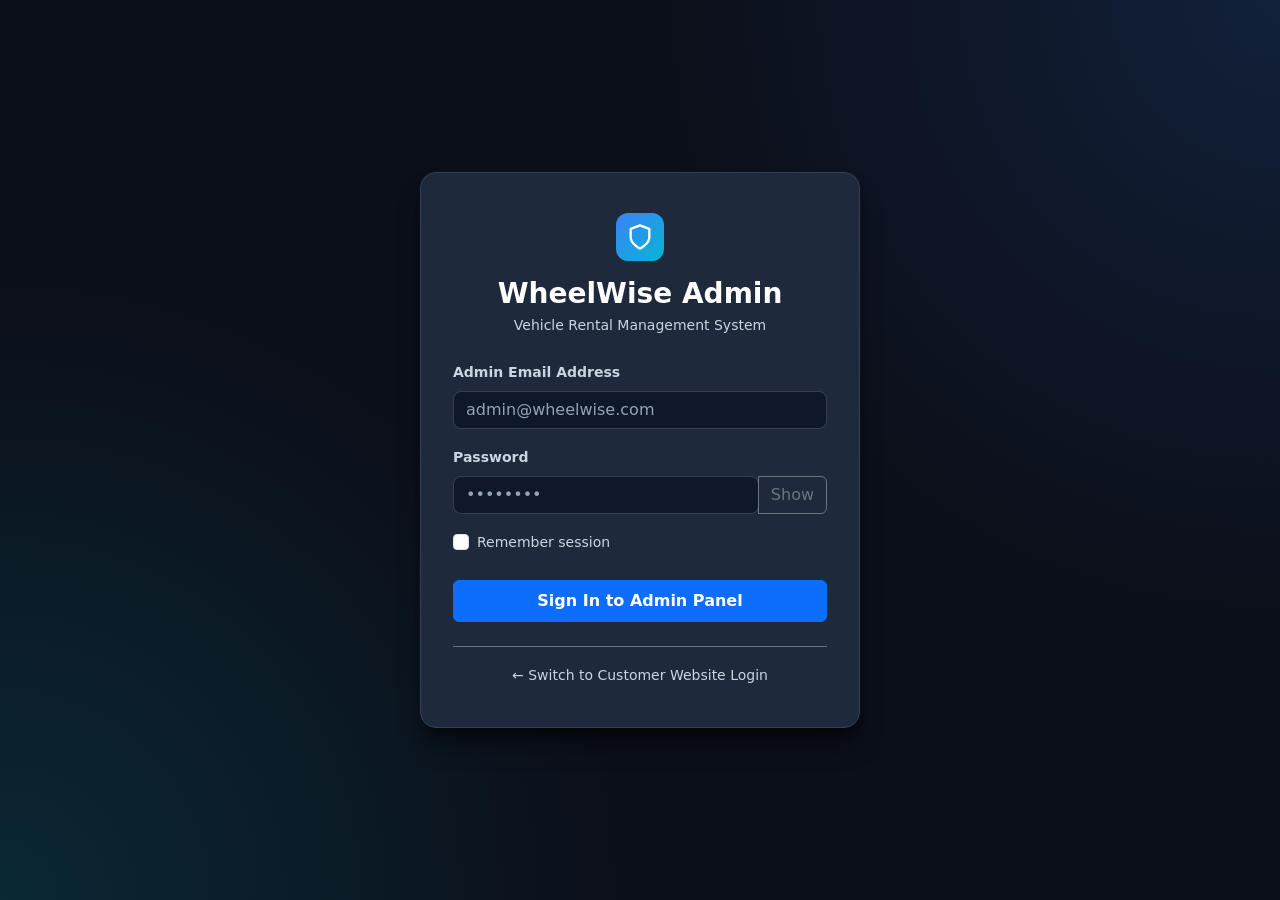
<file: admin-dashboard.html>
<!DOCTYPE html>
<html lang="en">
<head>
    <meta charset="UTF-8">
    <meta name="viewport" content="width=device-width, initial-scale=1.0">
    <title>Admin Dashboard — WheelWise Vehicle Rental</title>
    <meta name="description" content="Administrator Dashboard for managing customers, vehicles, and bookings in WheelWise.">
    <!-- Bootstrap 5 CSS -->
    <link href="https://cdn.jsdelivr.net/npm/bootstrap@5.3.3/dist/css/bootstrap.min.css" rel="stylesheet">
    <!-- Custom Admin Styles -->
    <link href="css/admin.css" rel="stylesheet">
</head>
<body class="admin-body">

    <div class="admin-layout" id="adminDashboardView">
        <!-- Sidebar Navigation -->
        <aside class="admin-sidebar" id="adminSidebar">
            <div class="admin-sidebar-header">
                <div class="admin-brand-icon mb-0" style="width: 36px; height: 36px;">
                    <svg viewBox="0 0 24 24" fill="none" stroke="currentColor" stroke-width="2">
                        <path d="M12 22s8-4 8-10V5l-8-3-8 3v7c0 6 8 10 8 10z"/>
                    </svg>
                </div>
                <a href="#" class="admin-sidebar-brand">WheelWise Admin</a>
            </div>

            <nav class="admin-sidebar-nav">
                <a href="#" class="admin-nav-item active" data-tab="dashboard">
                    <svg viewBox="0 0 24 24" fill="none" stroke="currentColor" stroke-width="2"><rect x="3" y="3" width="7" height="7"/><rect x="14" y="3" width="7" height="7"/><rect x="14" y="14" width="7" height="7"/><rect x="3" y="14" width="7" height="7"/></svg>
                    Dashboard Overview
                </a>
                <a href="#" class="admin-nav-item" data-tab="customers">
                    <svg viewBox="0 0 24 24" fill="none" stroke="currentColor" stroke-width="2"><path d="M17 21v-2a4 4 0 0 0-4-4H5a4 4 0 0 0-4 4v2"/><circle cx="9" cy="7" r="4"/><path d="M23 21v-2a4 4 0 0 0-3-3.87"/><path d="M16 3.13a4 4 0 0 1 0 7.75"/></svg>
                    Customers
                </a>
                <a href="#" class="admin-nav-item" data-tab="vehicles">
                    <svg viewBox="0 0 24 24" fill="none" stroke="currentColor" stroke-width="2"><rect x="1" y="3" width="15" height="13"/><polygon points="16 8 20 8 23 11 23 16 16 16 16 8"/><circle cx="5.5" cy="18.5" r="2.5"/><circle cx="18.5" cy="18.5" r="2.5"/></svg>
                    Vehicles Catalogue
                </a>
                <a href="#" class="admin-nav-item" data-tab="bookings">
                    <svg viewBox="0 0 24 24" fill="none" stroke="currentColor" stroke-width="2"><rect x="3" y="4" width="18" height="18" rx="2" ry="2"/><line x1="16" y1="2" x2="16" y2="6"/><line x1="8" y1="2" x2="8" y2="6"/><line x1="3" y1="10" x2="21" y2="10"/></svg>
                    Bookings Management
                </a>
            </nav>

            <div class="admin-sidebar-footer">
                <button type="button" class="btn btn-outline-danger w-100 btn-sm" id="btnAdminLogout">
                    Sign Out Administrator
                </button>
            </div>
        </aside>

        <!-- Main Content Area -->
        <main class="admin-main">
            <!-- Topbar Header -->
            <div class="admin-topbar">
                <div>
                    <h4 class="fw-bold text-white mb-0">System Control Center</h4>
                    <small class="text-muted">Real-time Vehicle Rental Operations</small>
                </div>
                <div class="d-flex align-items-center gap-3">
                    <span class="text-muted small">Logged in as: <strong class="text-info" id="adminUserDisplayName">Administrator</strong></span>
                    <a href="home.html" target="_blank" class="btn btn-outline-light btn-sm">View Customer Site &nearr;</a>
                </div>
            </div>

            <!-- TAB 1: DASHBOARD OVERVIEW -->
            <div id="tab-dashboard" class="admin-tab-content">
                <!-- Summary Metrics Cards Grid -->
                <div class="row g-3 mb-4">
                    <div class="col-12 col-sm-6 col-xl-3">
                        <div class="metric-card">
                            <div class="metric-header">
                                <span class="metric-title">Total Customers</span>
                                <div class="metric-icon-box">&sharp;</div>
                            </div>
                            <div class="metric-value" id="statCustomers">0</div>
                            <div class="metric-sub">Registered accounts</div>
                        </div>
                    </div>
                    <div class="col-12 col-sm-6 col-xl-3">
                        <div class="metric-card">
                            <div class="metric-header">
                                <span class="metric-title">Total Vehicles</span>
                                <div class="metric-icon-box">&boxbox;</div>
                            </div>
                            <div class="metric-value" id="statVehicles">0</div>
                            <div class="metric-sub"><span id="statAvailableVehicles" class="text-success fw-bold">0</span> available for rent</div>
                        </div>
                    </div>
                    <div class="col-12 col-sm-6 col-xl-3">
                        <div class="metric-card">
                            <div class="metric-header">
                                <span class="metric-title">Total Bookings</span>
                                <div class="metric-icon-box">&check;</div>
                            </div>
                            <div class="metric-value" id="statBookings">0</div>
                            <div class="metric-sub"><span id="statActiveBookings" class="text-info fw-bold">0</span> active bookings</div>
                        </div>
                    </div>
                    <div class="col-12 col-sm-6 col-xl-3">
                        <div class="metric-card">
                            <div class="metric-header">
                                <span class="metric-title">Total Revenue</span>
                                <div class="metric-icon-box">&dollar;</div>
                            </div>
                            <div class="metric-value" id="statRevenue">₹0</div>
                            <div class="metric-sub">Gross booking revenue</div>
                        </div>
                    </div>
                </div>

                <!-- Secondary Stats Row -->
                <div class="row g-3">
                    <div class="col-12 col-md-4">
                        <div class="admin-card p-3">
                            <h6 class="text-muted uppercase small font-monospace">ACTIVE BOOKINGS</h6>
                            <h3 class="text-info fw-bold mb-0" id="statActiveBookings2">0</h3>
                            <small class="text-muted">Currently confirmed rentals</small>
                        </div>
                    </div>
                    <div class="col-12 col-md-4">
                        <div class="admin-card p-3">
                            <h6 class="text-muted uppercase small font-monospace">COMPLETED BOOKINGS</h6>
                            <h3 class="text-success fw-bold mb-0" id="statCompletedBookings">0</h3>
                            <small class="text-muted">Successfully returned vehicles</small>
                        </div>
                    </div>
                    <div class="col-12 col-md-4">
                        <div class="admin-card p-3">
                            <h6 class="text-muted uppercase small font-monospace">CANCELLED BOOKINGS</h6>
                            <h3 class="text-danger fw-bold mb-0" id="statCancelledBookings">0</h3>
                            <small class="text-muted">Cancelled rental orders</small>
                        </div>
                    </div>
                </div>
            </div>

            <!-- TAB 2: CUSTOMERS MANAGEMENT -->
            <div id="tab-customers" class="admin-tab-content d-none">
                <div class="admin-card">
                    <div class="admin-card-header">
                        <h5 class="admin-card-title">Customer Accounts</h5>
                        <div class="d-flex gap-2">
                            <input type="text" id="cusSearchInput" class="form-control form-control-sm admin-form-control" placeholder="Search by name, email, phone...">
                            <select id="cusStatusFilter" class="form-select form-select-sm admin-form-select" style="width: 140px;">
                                <option value="all">All Status</option>
                                <option value="active">Active</option>
                                <option value="inactive">Inactive</option>
                            </select>
                        </div>
                    </div>
                    <div class="table-responsive">
                        <table class="table admin-table align-middle">
                            <thead>
                                <tr>
                                    <th>Customer</th>
                                    <th>Email</th>
                                    <th>Phone</th>
                                    <th>Status</th>
                                    <th>Bookings</th>
                                    <th>Actions</th>
                                </tr>
                            </thead>
                            <tbody id="customersTableBody">
                                <tr><td colspan="6" class="text-center py-4 text-muted">Loading customers...</td></tr>
                            </tbody>
                        </table>
                    </div>
                </div>
            </div>

            <!-- TAB 3: VEHICLES MANAGEMENT -->
            <div id="tab-vehicles" class="admin-tab-content d-none">
                <div class="admin-card">
                    <div class="admin-card-header">
                        <h5 class="admin-card-title">Fleet Vehicles Management</h5>
                        <div class="d-flex gap-2 flex-wrap">
                            <input type="text" id="vehSearchInput" class="form-control form-control-sm admin-form-control" placeholder="Search vehicle name/location...">
                            <select id="vehTypeFilter" class="form-select form-select-sm admin-form-select" style="width: 130px;">
                                <option value="all">All Types</option>
                                <option value="Sedan">Sedan</option>
                                <option value="SUV">SUV</option>
                                <option value="Hatchback">Hatchback</option>
                                <option value="Luxury">Luxury</option>
                                <option value="MPV">MPV</option>
                                <option value="EV">EV</option>
                            </select>
                            <select id="vehAvailFilter" class="form-select form-select-sm admin-form-select" style="width: 140px;">
                                <option value="all">All Availability</option>
                                <option value="available">Available</option>
                                <option value="unavailable">Unavailable</option>
                            </select>
                            <button type="button" class="btn btn-primary btn-sm" data-bs-toggle="modal" data-bs-target="#addVehicleModal">+ Add New Vehicle</button>
                        </div>
                    </div>
                    <div class="table-responsive">
                        <table class="table admin-table align-middle">
                            <thead>
                                <tr>
                                    <th>Vehicle Name</th>
                                    <th>Type</th>
                                    <th>Location</th>
                                    <th>Price / Day</th>
                                    <th>Specs</th>
                                    <th>Status</th>
                                    <th>Actions</th>
                                </tr>
                            </thead>
                            <tbody id="vehiclesTableBody">
                                <tr><td colspan="7" class="text-center py-4 text-muted">Loading vehicles catalogue...</td></tr>
                            </tbody>
                        </table>
                    </div>
                </div>
            </div>

            <!-- TAB 4: BOOKINGS MANAGEMENT -->
            <div id="tab-bookings" class="admin-tab-content d-none">
                <div class="admin-card">
                    <div class="admin-card-header">
                        <h5 class="admin-card-title">All Customer Bookings</h5>
                        <div class="d-flex gap-2">
                            <input type="text" id="bkSearchInput" class="form-control form-control-sm admin-form-control" placeholder="Search Booking ID, Customer, Vehicle...">
                            <select id="bkStatusFilter" class="form-select form-select-sm admin-form-select" style="width: 150px;">
                                <option value="all">All Statuses</option>
                                <option value="Confirmed">Confirmed</option>
                                <option value="Completed">Completed</option>
                                <option value="Cancelled">Cancelled</option>
                            </select>
                        </div>
                    </div>
                    <div class="table-responsive">
                        <table class="table admin-table align-middle">
                            <thead>
                                <tr>
                                    <th>Booking ID</th>
                                    <th>Customer</th>
                                    <th>Vehicle</th>
                                    <th>Rental Period</th>
                                    <th>Total Price</th>
                                    <th>Status</th>
                                    <th>Update Status</th>
                                </tr>
                            </thead>
                            <tbody id="bookingsTableBody">
                                <tr><td colspan="7" class="text-center py-4 text-muted">Loading bookings...</td></tr>
                            </tbody>
                        </table>
                    </div>
                </div>
            </div>
        </main>
    </div>

    <!-- MODALS -->

    <!-- Modal: Customer History -->
    <div class="modal fade" id="customerHistoryModal" tabindex="-1">
        <div class="modal-dialog modal-dialog-centered">
            <div class="modal-content admin-modal">
                <div class="modal-header admin-modal-header">
                    <h5 class="modal-title">Customer Booking History</h5>
                    <button type="button" class="btn-close btn-close-white" data-bs-dismiss="modal"></button>
                </div>
                <div class="modal-body">
                    <div class="mb-3">
                        <h6 id="modalCusName" class="fw-bold text-white mb-1">Customer Name</h6>
                        <small class="text-muted"><span id="modalCusEmail"></span> &middot; <span id="modalCusPhone"></span></small>
                    </div>
                    <div id="modalCusBookingList">
                        <!-- Populated dynamically -->
                    </div>
                </div>
            </div>
        </div>
    </div>

    <!-- Modal: Edit Customer -->
    <div class="modal fade" id="editCustomerModal" tabindex="-1">
        <div class="modal-dialog modal-dialog-centered">
            <div class="modal-content admin-modal">
                <div class="modal-header admin-modal-header">
                    <h5 class="modal-title">Edit Customer Account</h5>
                    <button type="button" class="btn-close btn-close-white" data-bs-dismiss="modal"></button>
                </div>
                <form id="editCustomerForm">
                    <div class="modal-body">
                        <input type="hidden" id="editCusId">
                        <div class="mb-3">
                            <label class="form-label text-muted small">Full Name</label>
                            <input type="text" id="editCusName" class="form-control admin-form-control" required>
                        </div>
                        <div class="mb-3">
                            <label class="form-label text-muted small">Email Address (Read-only)</label>
                            <input type="email" id="editCusEmail" class="form-control admin-form-control" readonly>
                        </div>
                        <div class="mb-3">
                            <label class="form-label text-muted small">Phone Number</label>
                            <input type="text" id="editCusPhone" class="form-control admin-form-control" required>
                        </div>
                        <div class="mb-3">
                            <label class="form-label text-muted small">Account Status</label>
                            <select id="editCusStatus" class="form-select admin-form-select">
                                <option value="active">Active</option>
                                <option value="inactive">Inactive</option>
                            </select>
                        </div>
                    </div>
                    <div class="modal-footer admin-modal-footer">
                        <button type="button" class="btn btn-secondary" data-bs-dismiss="modal">Cancel</button>
                        <button type="submit" class="btn btn-primary">Save Customer Changes</button>
                    </div>
                </form>
            </div>
        </div>
    </div>

    <!-- Modal: Add Vehicle -->
    <div class="modal fade" id="addVehicleModal" tabindex="-1">
        <div class="modal-dialog modal-lg modal-dialog-centered">
            <div class="modal-content admin-modal">
                <div class="modal-header admin-modal-header">
                    <h5 class="modal-title">Add New Vehicle to Fleet</h5>
                    <button type="button" class="btn-close btn-close-white" data-bs-dismiss="modal"></button>
                </div>
                <form id="addVehicleForm">
                    <div class="modal-body">
                        <div class="row g-3">
                            <div class="col-md-6">
                                <label class="form-label text-muted small">Vehicle Name</label>
                                <input type="text" id="addVehName" class="form-control admin-form-control" placeholder="e.g. Toyota Camry" required>
                            </div>
                            <div class="col-md-6">
                                <label class="form-label text-muted small">Vehicle Type</label>
                                <select id="addVehType" class="form-select admin-form-select" required>
                                    <option value="Sedan">Sedan</option>
                                    <option value="SUV">SUV</option>
                                    <option value="Hatchback">Hatchback</option>
                                    <option value="Luxury">Luxury</option>
                                    <option value="MPV">MPV</option>
                                    <option value="EV">EV</option>
                                </select>
                            </div>
                            <div class="col-md-4">
                                <label class="form-label text-muted small">Price / Day (₹)</label>
                                <input type="number" id="addVehPrice" class="form-control admin-form-control" min="1" step="0.01" placeholder="3500" required>
                            </div>
                            <div class="col-md-4">
                                <label class="form-label text-muted small">Seats</label>
                                <input type="number" id="addVehSeats" class="form-control admin-form-control" value="5" min="1" required>
                            </div>
                            <div class="col-md-4">
                                <label class="form-label text-muted small">Transmission</label>
                                <select id="addVehTrans" class="form-select admin-form-select">
                                    <option value="Automatic">Automatic</option>
                                    <option value="Manual">Manual</option>
                                </select>
                            </div>
                            <div class="col-md-4">
                                <label class="form-label text-muted small">Fuel Type</label>
                                <select id="addVehFuel" class="form-select admin-form-select">
                                    <option value="Petrol">Petrol</option>
                                    <option value="Diesel">Diesel</option>
                                    <option value="Electric">Electric</option>
                                    <option value="Hybrid">Hybrid</option>
                                </select>
                            </div>
                            <div class="col-md-4">
                                <label class="form-label text-muted small">Location</label>
                                <input type="text" id="addVehLoc" class="form-control admin-form-control" placeholder="Downtown" required>
                            </div>
                            <div class="col-md-4">
                                <label class="form-label text-muted small">Availability</label>
                                <select id="addVehAvail" class="form-select admin-form-select">
                                    <option value="true">Available</option>
                                    <option value="false">Unavailable</option>
                                </select>
                            </div>
                            <div class="col-12">
                                <label class="form-label text-muted small">Image Path</label>
                                <input type="text" id="addVehImg" class="form-control admin-form-control" placeholder="images/vehicles/camry.jpg">
                            </div>
                            <div class="col-12">
                                <label class="form-label text-muted small">Description</label>
                                <textarea id="addVehDesc" class="form-control admin-form-control" rows="2" placeholder="Vehicle description..."></textarea>
                            </div>
                            <div class="col-12">
                                <label class="form-label text-muted small">Features (comma separated)</label>
                                <input type="text" id="addVehFeatures" class="form-control admin-form-control" placeholder="Automatic transmission, Cruise Control, 360 Camera">
                            </div>
                        </div>
                    </div>
                    <div class="modal-footer admin-modal-footer">
                        <button type="button" class="btn btn-secondary" data-bs-dismiss="modal">Cancel</button>
                        <button type="submit" class="btn btn-primary">Add Vehicle to Catalogue</button>
                    </div>
                </form>
            </div>
        </div>
    </div>

    <!-- Modal: Edit Vehicle -->
    <div class="modal fade" id="editVehicleModal" tabindex="-1">
        <div class="modal-dialog modal-lg modal-dialog-centered">
            <div class="modal-content admin-modal">
                <div class="modal-header admin-modal-header">
                    <h5 class="modal-title">Edit Vehicle Specifications & Availability</h5>
                    <button type="button" class="btn-close btn-close-white" data-bs-dismiss="modal"></button>
                </div>
                <form id="editVehicleForm">
                    <div class="modal-body">
                        <input type="hidden" id="editVehId">
                        <div class="row g-3">
                            <div class="col-md-6">
                                <label class="form-label text-muted small">Vehicle Name</label>
                                <input type="text" id="editVehName" class="form-control admin-form-control" required>
                            </div>
                            <div class="col-md-6">
                                <label class="form-label text-muted small">Vehicle Type</label>
                                <select id="editVehType" class="form-select admin-form-select" required>
                                    <option value="Sedan">Sedan</option>
                                    <option value="SUV">SUV</option>
                                    <option value="Hatchback">Hatchback</option>
                                    <option value="Luxury">Luxury</option>
                                    <option value="MPV">MPV</option>
                                    <option value="EV">EV</option>
                                </select>
                            </div>
                            <div class="col-md-4">
                                <label class="form-label text-muted small">Price / Day (₹)</label>
                                <input type="number" id="editVehPrice" class="form-control admin-form-control" min="1" step="0.01" required>
                            </div>
                            <div class="col-md-4">
                                <label class="form-label text-muted small">Seats</label>
                                <input type="number" id="editVehSeats" class="form-control admin-form-control" min="1" required>
                            </div>
                            <div class="col-md-4">
                                <label class="form-label text-muted small">Transmission</label>
                                <select id="editVehTrans" class="form-select admin-form-select">
                                    <option value="Automatic">Automatic</option>
                                    <option value="Manual">Manual</option>
                                </select>
                            </div>
                            <div class="col-md-4">
                                <label class="form-label text-muted small">Fuel Type</label>
                                <select id="editVehFuel" class="form-select admin-form-select">
                                    <option value="Petrol">Petrol</option>
                                    <option value="Diesel">Diesel</option>
                                    <option value="Electric">Electric</option>
                                    <option value="Hybrid">Hybrid</option>
                                </select>
                            </div>
                            <div class="col-md-4">
                                <label class="form-label text-muted small">Location</label>
                                <input type="text" id="editVehLoc" class="form-control admin-form-control" required>
                            </div>
                            <div class="col-md-4">
                                <label class="form-label text-muted small">Availability</label>
                                <select id="editVehAvail" class="form-select admin-form-select">
                                    <option value="true">Available</option>
                                    <option value="false">Unavailable</option>
                                </select>
                            </div>
                            <div class="col-12">
                                <label class="form-label text-muted small">Image Path</label>
                                <input type="text" id="editVehImg" class="form-control admin-form-control">
                            </div>
                            <div class="col-12">
                                <label class="form-label text-muted small">Description</label>
                                <textarea id="editVehDesc" class="form-control admin-form-control" rows="2"></textarea>
                            </div>
                            <div class="col-12">
                                <label class="form-label text-muted small">Features (comma separated)</label>
                                <input type="text" id="editVehFeatures" class="form-control admin-form-control">
                            </div>
                        </div>
                    </div>
                    <div class="modal-footer admin-modal-footer">
                        <button type="button" class="btn btn-secondary" data-bs-dismiss="modal">Cancel</button>
                        <button type="submit" class="btn btn-primary">Save Vehicle Changes</button>
                    </div>
                </form>
            </div>
        </div>
    </div>

    <!-- jQuery & Bootstrap Bundle JS -->
    <script src="https://code.jquery.com/jquery-3.7.1.min.js"></script>
    <script src="https://cdn.jsdelivr.net/npm/bootstrap@5.3.3/dist/js/bootstrap.bundle.min.js"></script>
    <!-- Admin Logic -->
    <script src="js/admin.js"></script>
</body>
</html>
</file>
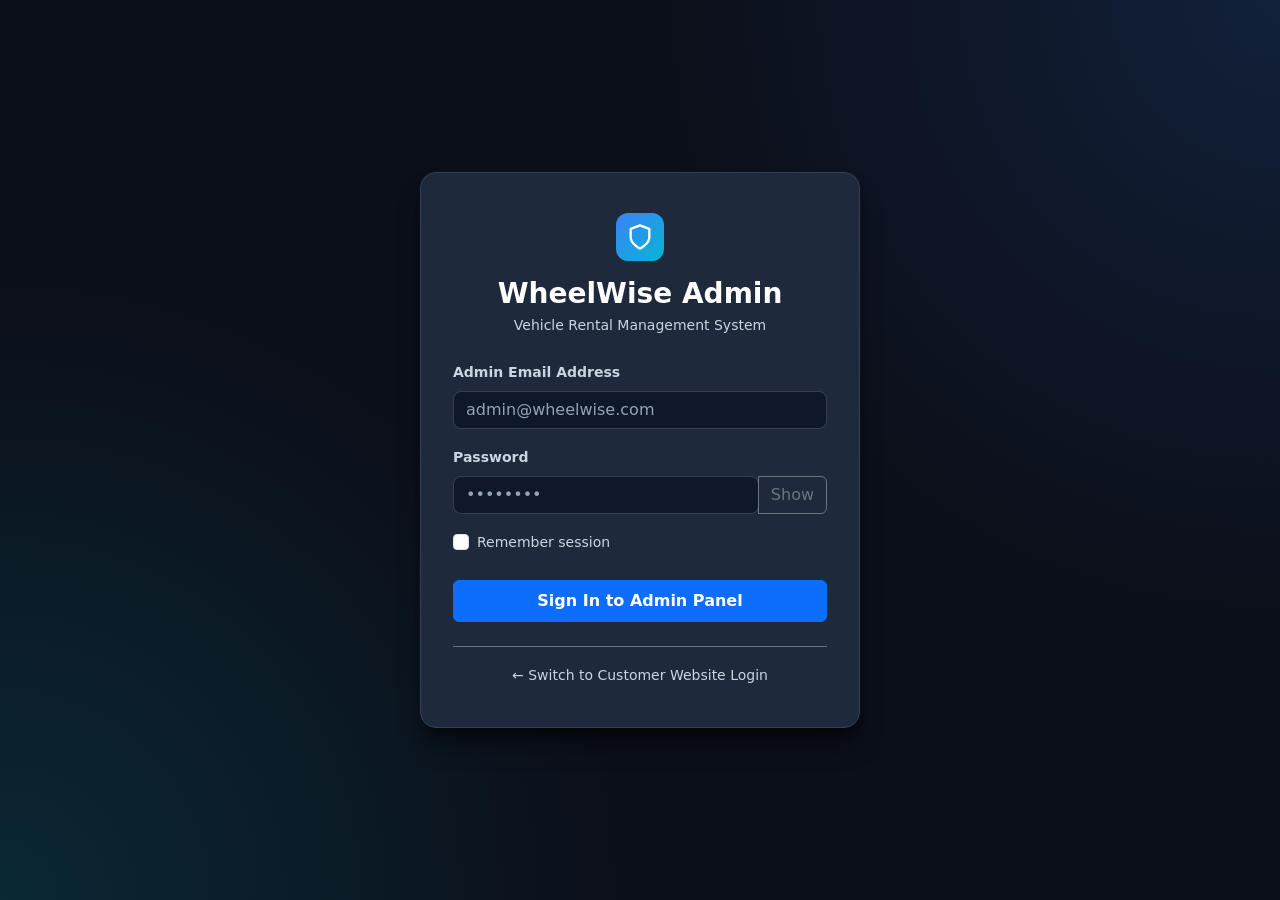
<file: admin-login.html>
<!DOCTYPE html>
<html lang="en">
<head>
    <meta charset="UTF-8">
    <meta name="viewport" content="width=device-width, initial-scale=1.0">
    <title>Admin Portal Login — WheelWise</title>
    <meta name="description" content="Secure Administrator Sign-In portal for WheelWise Vehicle Rental Management.">
    <!-- Bootstrap 5 CSS -->
    <link href="https://cdn.jsdelivr.net/npm/bootstrap@5.3.3/dist/css/bootstrap.min.css" rel="stylesheet">
    <!-- Custom Admin Styles -->
    <link href="css/admin.css" rel="stylesheet">
</head>
<body class="admin-body">

    <div class="admin-login-wrapper">
        <div class="admin-login-card">
            <div class="text-center">
                <div class="admin-brand-icon">
                    <svg viewBox="0 0 24 24" fill="none" stroke="currentColor" stroke-width="2" stroke-linecap="round" stroke-linejoin="round">
                        <path d="M12 22s8-4 8-10V5l-8-3-8 3v7c0 6 8 10 8 10z"/>
                    </svg>
                </div>
                <h3 class="fw-bold text-white mb-1">WheelWise Admin</h3>
                <p class="text-muted small mb-4">Vehicle Rental Management System</p>
            </div>

            <!-- Login Alert -->
            <div id="adminLoginAlert" class="alert alert-danger d-none py-2 px-3 small mb-3" role="alert"></div>

            <form id="adminLoginForm" novalidate>
                <div class="mb-3">
                    <label for="adminEmail" class="form-label text-muted small fw-semibold">Admin Email Address</label>
                    <input type="email" id="adminEmail" class="form-control admin-form-control" placeholder="admin@wheelwise.com" required autocomplete="username">
                    <div class="invalid-feedback">Please enter a valid administrator email address.</div>
                </div>

                <div class="mb-3">
                    <label for="adminPassword" class="form-label text-muted small fw-semibold">Password</label>
                    <div class="input-group">
                        <input type="password" id="adminPassword" class="form-control admin-form-control" placeholder="••••••••" required autocomplete="current-password">
                        <button class="btn btn-outline-secondary" type="button" id="toggleAdminPassword">
                            Show
                        </button>
                    </div>
                    <div class="invalid-feedback">Password is required.</div>
                </div>

                <div class="d-flex justify-content-between align-items-center mb-4">
                    <div class="form-check">
                        <input class="form-check-input" type="checkbox" id="rememberAdmin">
                        <label class="form-check-label text-muted small" for="rememberAdmin">
                            Remember session
                        </label>
                    </div>
                </div>

                <button type="submit" id="btnAdminLogin" class="btn btn-primary w-100 py-2 fw-semibold">
                    Sign In to Admin Panel
                </button>
            </form>

            <div class="text-center mt-4 pt-3 border-top border-secondary">
                <a href="login.html" class="text-muted small text-decoration-none">
                    &larr; Switch to Customer Website Login
                </a>
            </div>
        </div>
    </div>

    <!-- jQuery & Bootstrap Bundle JS -->
    <script src="https://code.jquery.com/jquery-3.7.1.min.js"></script>
    <script src="https://cdn.jsdelivr.net/npm/bootstrap@5.3.3/dist/js/bootstrap.bundle.min.js"></script>
    <!-- Admin Logic -->
    <script src="js/admin.js"></script>
</body>
</html>
</file>
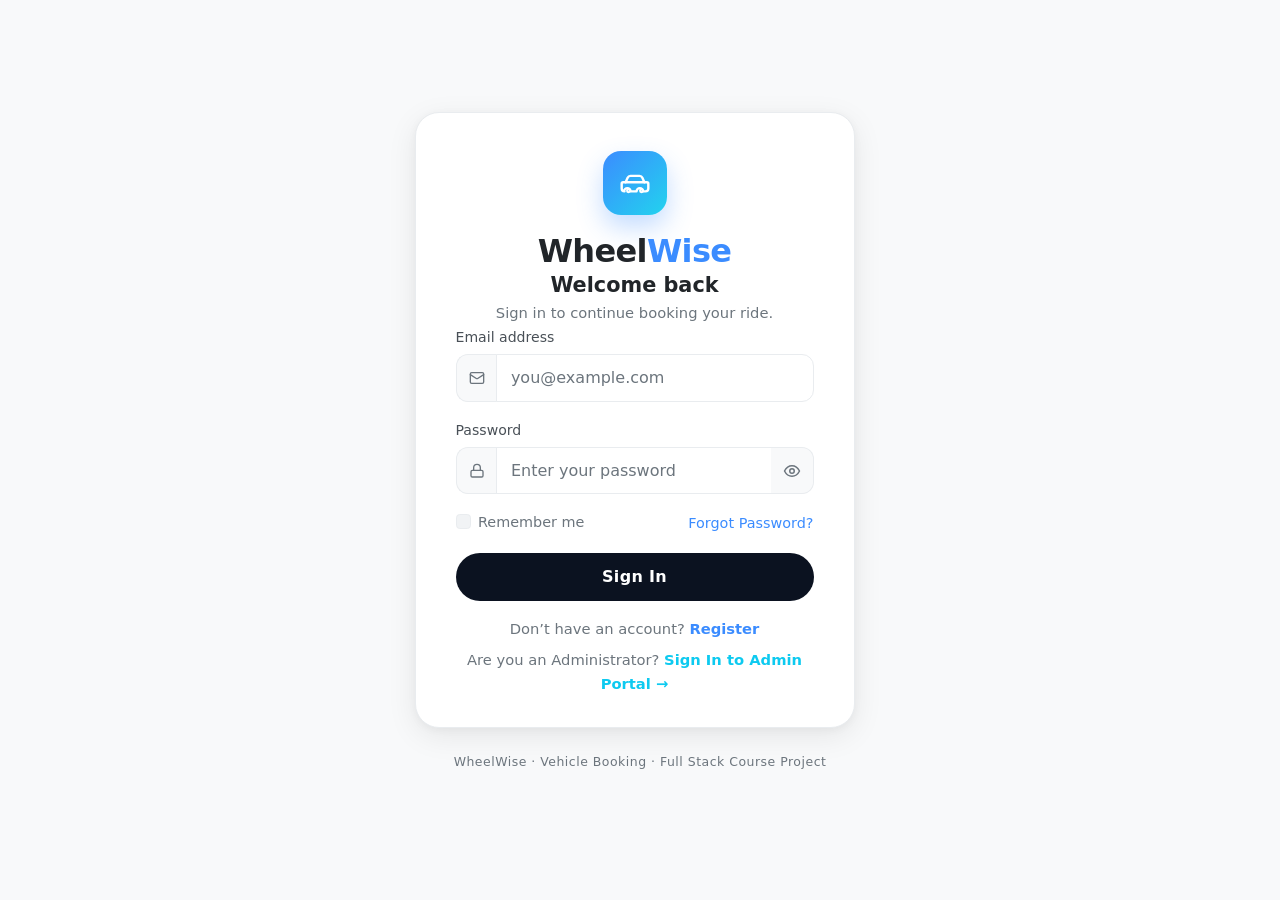
<file: login.html>
<!DOCTYPE html>
<html lang="en">
<head>
    <meta charset="UTF-8">
    <meta name="viewport" content="width=device-width, initial-scale=1.0">
    <title>Login | WheelWise — Vehicle Booking</title>

    <!-- Bootstrap 5 CSS (CDN) -->
    <link href="https://cdn.jsdelivr.net/npm/bootstrap@5.3.3/dist/css/bootstrap.min.css" rel="stylesheet">

    <!-- Custom CSS -->
    <link rel="stylesheet" href="css/style.css">
</head>
<body class="auth-page">

    <!-- =============================================
         LOGIN SCREEN
         Valid + submitted → home.html
         ============================================= -->
    <section id="login" class="auth-screen d-flex align-items-center justify-content-center">
        <div class="container">
            <div class="row justify-content-center">
                <div class="col-12 col-sm-10 col-md-8 col-lg-6 col-xl-5">

                    <!-- Auth card -->
                    <div class="auth-card">

                        <!-- Branding -->
                        <div class="auth-brand text-center">
                            <div class="auth-logo d-inline-flex align-items-center justify-content-center">
                                <svg viewBox="0 0 24 24" fill="none" xmlns="http://www.w3.org/2000/svg" role="img" aria-label="WheelWise car logo">
                                    <path d="M5.4 11.5 6.8 8.3a2.2 2.2 0 0 1 2-1.3h6.4a2.2 2.2 0 0 1 2 1.3l1.4 3.2"
                                          stroke="#fff" stroke-width="1.7" stroke-linecap="round" stroke-linejoin="round"/>
                                    <path d="M3.6 11.5h16.8a1 1 0 0 1 1 1v3.4a2 2 0 0 1-2 2h-1.7a2.3 2.3 0 0 0-4.6 0h-4.2a2.3 2.3 0 0 0-4.6 0H4.6a2 2 0 0 1-2-2v-3.4a1 1 0 0 1 1-1z"
                                          stroke="#fff" stroke-width="1.7" stroke-linejoin="round"/>
                                    <circle cx="7.4" cy="17.4" r="1.05" stroke="#fff" stroke-width="1.4"/>
                                    <circle cx="16.6" cy="17.4" r="1.05" stroke="#fff" stroke-width="1.4"/>
                                </svg>
                            </div>
                            <h1 class="auth-title">Wheel<span class="text-accent">Wise</span></h1>
                            <h2 class="auth-welcome">Welcome back</h2>
                            <p class="auth-subtext mb-0">Sign in to continue booking your ride.</p>
                        </div>

                        <!-- Login form -->
                        <form id="loginForm" novalidate>

                            <!-- Email -->
                            <div class="mb-3" id="emailGroup">
                                <label class="form-label" for="loginEmail">Email address</label>
                                <div class="input-group">
                                    <span class="input-group-text">
                                        <svg width="16" height="16" viewBox="0 0 24 24" fill="none" stroke="currentColor"
                                             stroke-width="2" stroke-linecap="round" stroke-linejoin="round" aria-hidden="true">
                                            <rect x="2" y="4" width="20" height="16" rx="2"/>
                                            <path d="m22 7-8.97 5.7a1.94 1.94 0 0 1-2.06 0L2 7"/>
                                        </svg>
                                    </span>
                                    <input type="email" class="form-control" id="loginEmail" name="email"
                                           placeholder="you@example.com" autocomplete="email">
                                </div>
                                <div class="invalid-feedback" id="emailError"></div>
                            </div>

                            <!-- Password -->
                            <div class="mb-3" id="passwordGroup">
                                <label class="form-label" for="loginPassword">Password</label>
                                <div class="input-group">
                                    <span class="input-group-text">
                                        <svg width="16" height="16" viewBox="0 0 24 24" fill="none" stroke="currentColor"
                                             stroke-width="2" stroke-linecap="round" stroke-linejoin="round" aria-hidden="true">
                                            <rect x="3" y="11" width="18" height="10" rx="2"/>
                                            <path d="M7 11V7a5 5 0 0 1 10 0v4"/>
                                        </svg>
                                    </span>
                                    <input type="password" class="form-control" id="loginPassword" name="password"
                                           placeholder="Enter your password" autocomplete="current-password">
                                    <button type="button" class="btn btn-toggle-pw" id="togglePassword"
                                            aria-label="Show or hide password" title="Show / hide password">
                                        <svg id="iconEyeShow" width="18" height="18" viewBox="0 0 24 24" fill="none"
                                             stroke="currentColor" stroke-width="2" stroke-linecap="round" stroke-linejoin="round" aria-hidden="true">
                                            <path d="M2 12s3.5-7 10-7 10 7 10 7-3.5 7-10 7-10-7-10-7Z"/>
                                            <circle cx="12" cy="12" r="3"/>
                                        </svg>
                                        <svg id="iconEyeHide" width="18" height="18" viewBox="0 0 24 24" fill="none"
                                             stroke="currentColor" stroke-width="2" stroke-linecap="round" stroke-linejoin="round"
                                             aria-hidden="true" style="display:none">
                                            <path d="M9.88 9.88a3 3 0 1 0 4.24 4.24"/>
                                            <path d="M10.73 5.08A10.43 10.43 0 0 1 12 5c7 0 10 7 10 7a13.16 13.16 0 0 1-1.67 2.68"/>
                                            <path d="M6.61 6.61A13.526 13.526 0 0 0 2 12s3 7 10 7a9.74 9.74 0 0 0 5.39-1.61"/>
                                            <line x1="2" x2="22" y1="2" y2="22"/>
                                        </svg>
                                    </button>
                                </div>
                                <div class="invalid-feedback" id="passwordError"></div>
                            </div>

                            <!-- Remember me + Forgot password -->
                            <div class="d-flex justify-content-between align-items-center mb-3 auth-tools">
                                <div class="form-check">
                                    <input class="form-check-input" type="checkbox" id="rememberMe">
                                    <label class="form-check-label" for="rememberMe">Remember me</label>
                                </div>
                                <a href="#" id="forgotLink" class="link-forgot">Forgot Password?</a>
                            </div>

                            <!-- Info alert (forgot password) -->
                            <div class="alert alert-info auth-alert py-2 d-none" id="forgotAlert" role="alert">
                                Password reset is coming in a later milestone — no worries!
                            </div>

                            <!-- Login button -->
                            <button type="submit" class="btn btn-login w-100" id="btnLogin">Sign In</button>

                            <!-- Register switch -->
                            <p class="auth-switch text-center mt-3 mb-0">
                                Don&rsquo;t have an account?
                                <a href="register.html" class="auth-link">Register</a>
                            </p>
                            <p class="auth-switch text-center mt-2 mb-0">
                                Are you an Administrator?
                                <a href="admin-login.html" class="auth-link text-info">Sign In to Admin Portal &rarr;</a>
                            </p>
                        </form>

                    </div>

                    <!-- Footer -->
                    <p class="auth-foot text-center mt-4">
                        WheelWise &middot; Vehicle Booking &middot; Full Stack Course Project
                    </p>

                </div>
            </div>
        </div>
    </section>

    <!-- jQuery (CDN) -->
    <script src="https://code.jquery.com/jquery-3.7.1.min.js"></script>
    <!-- Bootstrap JS bundle (CDN) -->
    <script src="https://cdn.jsdelivr.net/npm/bootstrap@5.3.3/dist/js/bootstrap.bundle.min.js"></script>
    <!-- Auth logic -->
    <script src="js/auth.js"></script>

</body>
</html>
</file>
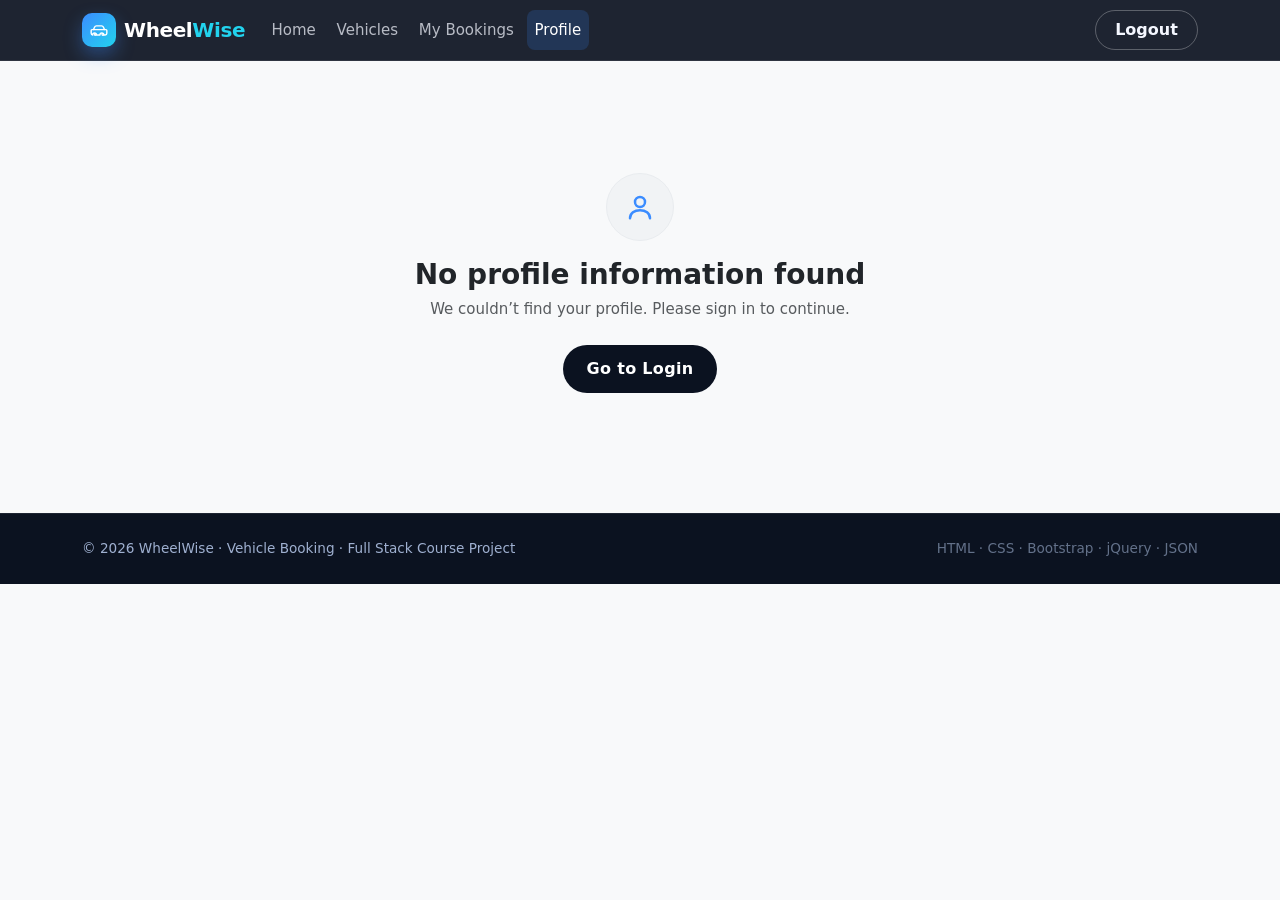
<file: profile.html>
<!DOCTYPE html>
<html lang="en">
<head>
    <meta charset="UTF-8">
    <meta name="viewport" content="width=device-width, initial-scale=1.0">
    <title>My Profile | WheelWise — Vehicle Booking</title>

    <!-- Bootstrap 5 CSS (CDN) -->
    <link href="https://cdn.jsdelivr.net/npm/bootstrap@5.3.3/dist/css/bootstrap.min.css" rel="stylesheet">

    <!-- Custom CSS -->
    <link rel="stylesheet" href="css/style.css">
</head>
<body class="home-page">

    <!-- =============================================
         NAVBAR
         ============================================= -->
    <nav class="navbar navbar-expand-lg home-navbar sticky-top">
        <div class="container">
            <a class="navbar-brand d-flex align-items-center" href="home.html">
                <span class="brand-badge d-inline-flex align-items-center justify-content-center me-2">
                    <svg viewBox="0 0 24 24" fill="none" xmlns="http://www.w3.org/2000/svg" aria-hidden="true">
                        <path d="M5.4 11.5 6.8 8.3a2.2 2.2 0 0 1 2-1.3h6.4a2.2 2.2 0 0 1 2 1.3l1.4 3.2"
                              stroke="#fff" stroke-width="1.7" stroke-linecap="round" stroke-linejoin="round"/>
                        <path d="M3.6 11.5h16.8a1 1 0 0 1 1 1v3.4a2 2 0 0 1-2 2h-1.7a2.3 2.3 0 0 0-4.6 0h-4.2a2.3 2.3 0 0 0-4.6 0H4.6a2 2 0 0 1-2-2v-3.4a1 1 0 0 1 1-1z"
                              stroke="#fff" stroke-width="1.7" stroke-linejoin="round"/>
                        <circle cx="7.4" cy="17.4" r="1.05" stroke="#fff" stroke-width="1.4"/>
                        <circle cx="16.6" cy="17.4" r="1.05" stroke="#fff" stroke-width="1.4"/>
                    </svg>
                </span>
                Wheel<span class="text-accent">Wise</span>
            </a>

            <button class="navbar-toggler" type="button" data-bs-toggle="collapse"
                    data-bs-target="#navMenu" aria-controls="navMenu" aria-expanded="false"
                    aria-label="Toggle navigation">
                <span class="navbar-toggler-icon"></span>
            </button>

            <div class="collapse navbar-collapse" id="navMenu">
                <ul class="navbar-nav me-auto mb-2 mb-lg-0">
                    <li class="nav-item"><a class="nav-link" href="home.html">Home</a></li>
                    <li class="nav-item"><a class="nav-link" href="vehicles.html">Vehicles</a></li>
                    <li class="nav-item"><a class="nav-link" href="my-bookings.html">My Bookings</a></li>
                    <li class="nav-item"><a class="nav-link active" aria-current="page" href="profile.html">Profile</a></li>
                </ul>
                <button type="button" class="btn btn-logout" id="btnLogout">Logout</button>
            </div>
        </div>
    </nav>

    <main class="container section-pad">

        <!-- =============================================
             PROFILE CONTENT (shown when ww_user exists)
             ============================================= -->
        <div id="profileContent" class="d-none">

            <!-- Heading -->
            <div class="d-flex flex-wrap justify-content-between align-items-center gap-2 mb-4">
                <div>
                    <h1 class="section-title">My Profile</h1>
                    <p class="section-sub">View and manage your account information.</p>
                </div>
            </div>

            <!-- Success alert -->
            <div id="profileSuccessAlert" class="alert alert-success alert-dismissible fade d-none" role="alert">
                <strong>Profile updated successfully.</strong>
                <button type="button" class="btn-close" data-bs-dismiss="alert" aria-label="Close"></button>
            </div>

            <div class="row g-4">

                <!-- LEFT column: avatar + account actions -->
                <div class="col-lg-4">

                    <!-- Profile summary / avatar card -->
                    <div class="details-card mb-4 text-center">
                        <div class="profile-avatar mx-auto" id="profileAvatar">
                            <span id="avatarInitials">—</span>
                        </div>
                        <h2 class="profile-name mt-3 mb-0" id="avatarName">—</h2>
                        <p class="profile-role mb-1">WheelWise Member</p>
                        <p class="text-muted mb-0" id="avatarEmail">—</p>
                        <button type="button" class="btn btn-view mt-4" id="btnEditProfile">Edit Profile</button>
                    </div>

                    <!-- Account actions -->
                    <div class="details-card">
                        <h2 class="details-title">Account Actions</h2>
                        <div class="account-actions">
                            <a href="my-bookings.html" class="account-action">
                                <span class="account-action-icon">
                                    <svg viewBox="0 0 24 24" fill="none" stroke-width="2" stroke-linecap="round" stroke-linejoin="round" aria-hidden="true">
                                        <rect x="3" y="4" width="18" height="16" rx="2"/>
                                        <path d="M8 2v4 M16 2v4 M3 10h18"/>
                                    </svg>
                                </span>
                                <span class="account-action-text">
                                    <strong>My Bookings</strong>
                                    <small>Manage your vehicle bookings</small>
                                </span>
                                <span class="account-action-arrow">&rarr;</span>
                            </a>
                            <a href="vehicles.html" class="account-action">
                                <span class="account-action-icon">
                                    <svg viewBox="0 0 24 24" fill="none" stroke-width="2" stroke-linecap="round" stroke-linejoin="round" aria-hidden="true">
                                        <path d="M5 11 6.5 8a2 2 0 0 1 1.8-1.2h8.4A2 2 0 0 1 18.5 8L20 11"/>
                                        <rect x="3" y="11" width="18" height="6" rx="2"/>
                                        <circle cx="7" cy="17" r="1.3"/>
                                        <circle cx="17" cy="17" r="1.3"/>
                                    </svg>
                                </span>
                                <span class="account-action-text">
                                    <strong>Browse Vehicles</strong>
                                    <small>Explore the catalogue</small>
                                </span>
                                <span class="account-action-arrow">&rarr;</span>
                            </a>
                            <button type="button" class="account-action account-action-logout" id="btnAccountLogout">
                                <span class="account-action-icon">
                                    <svg viewBox="0 0 24 24" fill="none" stroke-width="2" stroke-linecap="round" stroke-linejoin="round" aria-hidden="true">
                                        <path d="M9 21H5a2 2 0 0 1-2-2V5a2 2 0 0 1 2-2h4"/>
                                        <path d="m16 17 5-5-5-5"/>
                                        <path d="M21 12H9"/>
                                    </svg>
                                </span>
                                <span class="account-action-text">
                                    <strong>Logout</strong>
                                    <small>Sign out of your account</small>
                                </span>
                                <span class="account-action-arrow">&rarr;</span>
                            </button>
                        </div>
                    </div>

                </div>

                <!-- RIGHT column: account information + change password -->
                <div class="col-lg-8">

                    <!-- Account Information card -->
                    <div class="details-card mb-4">
                        <h2 class="details-title">Account Information</h2>

                        <!-- Display mode -->
                        <div id="profileView">
                            <div class="spec-row">
                                <span class="spec-label">Full Name</span>
                                <span class="spec-value" id="pvName">—</span>
                            </div>
                            <div class="spec-row">
                                <span class="spec-label">Email</span>
                                <span class="spec-value" id="pvEmail">—</span>
                            </div>
                            <div class="spec-row">
                                <span class="spec-label">Phone</span>
                                <span class="spec-value" id="pvPhone">—</span>
                            </div>
                        </div>

                        <!-- Edit mode -->
                        <form id="profileEditForm" class="d-none" novalidate>
                            <div class="row g-3">
                                <div class="col-12">
                                    <div class="mb-3" id="editNameGroup">
                                        <label class="form-label" for="pfName">Full Name</label>
                                        <input type="text" class="form-control" id="pfName" placeholder="Your full name">
                                        <div class="invalid-feedback" id="pfNameError"></div>
                                    </div>
                                </div>
                                <div class="col-12">
                                    <div class="mb-3" id="editEmailGroup">
                                        <label class="form-label" for="pfEmail">Email</label>
                                        <input type="email" class="form-control" id="pfEmail" placeholder="you@example.com">
                                        <div class="invalid-feedback" id="pfEmailError"></div>
                                    </div>
                                </div>
                                <div class="col-12">
                                    <div class="mb-3" id="editPhoneGroup">
                                        <label class="form-label" for="pfPhone">Phone</label>
                                        <input type="tel" class="form-control" id="pfPhone" placeholder="+1 555 010 2030">
                                        <div class="invalid-feedback" id="pfPhoneError"></div>
                                    </div>
                                </div>
                            </div>
                            <div class="d-flex flex-wrap gap-2">
                                <button type="submit" class="btn btn-login" id="btnSaveProfile">Save Changes</button>
                                <button type="button" class="btn btn-outline-hero" id="btnCancelProfile">Cancel</button>
                            </div>
                        </form>
                    </div>

                    <!-- Change Password card -->
                    <div class="details-card">
                        <h2 class="details-title">Change Password</h2>

                        <!-- Friendly message when no password is stored (backend comes later) -->
                        <div id="passwordInfoAlert" class="alert alert-info d-none" role="alert">
                            Password management will be connected to the backend in a later milestone.
                            No password is currently stored for this account.
                        </div>

                        <!-- Password success alert -->
                        <div id="passwordSuccessAlert" class="alert alert-success fade d-none" role="alert">
                            <strong>Password updated successfully.</strong> (Demo only — no real authentication yet.)
                            <button type="button" class="btn-close" data-bs-dismiss="alert" aria-label="Close"></button>
                        </div>

                        <form id="passwordForm" class="d-none" novalidate>
                            <div class="row g-3">
                                <div class="col-12">
                                    <div class="mb-3" id="pwCurrentGroup">
                                        <label class="form-label" for="pwCurrent">Current Password</label>
                                        <div class="pw-field">
                                            <input type="password" class="form-control" id="pwCurrent" placeholder="Enter your current password">
                                            <button type="button" class="pw-toggle" id="btnToggleCurrent" aria-label="Show or hide current password">Show</button>
                                        </div>
                                        <div class="invalid-feedback" id="pwCurrentError"></div>
                                    </div>
                                </div>
                                <div class="col-12">
                                    <div class="mb-3" id="pwNewGroup">
                                        <label class="form-label" for="pwNew">New Password</label>
                                        <div class="pw-field">
                                            <input type="password" class="form-control" id="pwNew" placeholder="At least 6 characters">
                                            <button type="button" class="pw-toggle" id="btnToggleNew" aria-label="Show or hide new password">Show</button>
                                        </div>
                                        <div class="invalid-feedback" id="pwNewError"></div>
                                    </div>
                                </div>
                                <div class="col-12">
                                    <div class="mb-3" id="pwConfirmGroup">
                                        <label class="form-label" for="pwConfirm">Confirm New Password</label>
                                        <div class="pw-field">
                                            <input type="password" class="form-control" id="pwConfirm" placeholder="Re-enter the new password">
                                            <button type="button" class="pw-toggle" id="btnToggleConfirm" aria-label="Show or hide confirm password">Show</button>
                                        </div>
                                        <div class="invalid-feedback" id="pwConfirmError"></div>
                                    </div>
                                </div>
                            </div>
                            <button type="submit" class="btn btn-login" id="btnChangePassword">Change Password</button>
                        </form>
                    </div>

                </div>
            </div>
        </div>

        <!-- =============================================
             ERROR (no ww_user)
             ============================================= -->
        <div id="profileError" class="d-none text-center py-5">
            <div class="no-results">
                <div class="no-results-icon mx-auto mb-3">
                    <svg viewBox="0 0 24 24" fill="none" stroke-width="2" stroke-linecap="round" stroke-linejoin="round"
                         xmlns="http://www.w3.org/2000/svg" aria-hidden="true">
                        <circle cx="12" cy="8" r="4"/>
                        <path d="M4 21c0-4 3.6-6.5 8-6.5s8 2.5 8 6.5"/>
                    </svg>
                </div>
                <h3>No profile information found</h3>
                <p class="text-muted mb-4">We couldn&rsquo;t find your profile. Please sign in to continue.</p>
                <a href="login.html" class="btn btn-login">Go to Login</a>
            </div>
        </div>

    </main>

    <!-- =============================================
         FOOTER
         ============================================= -->
    <footer class="home-footer mt-2">
        <div class="container py-4 d-flex flex-wrap gap-2 justify-content-between align-items-center">
            <span>&copy; 2026 WheelWise &middot; Vehicle Booking &middot; Full Stack Course Project</span>
            <span class="footer-links">HTML &middot; CSS &middot; Bootstrap &middot; jQuery &middot; JSON</span>
        </div>
    </footer>

    <!-- jQuery (CDN) -->
    <script src="https://code.jquery.com/jquery-3.7.1.min.js"></script>
    <!-- Bootstrap JS bundle (CDN) -->
    <script src="https://cdn.jsdelivr.net/npm/bootstrap@5.3.3/dist/js/bootstrap.bundle.min.js"></script>
    <!-- Auth + profile logic -->
    <script src="js/auth.js"></script>

</body>
</html>
</file>
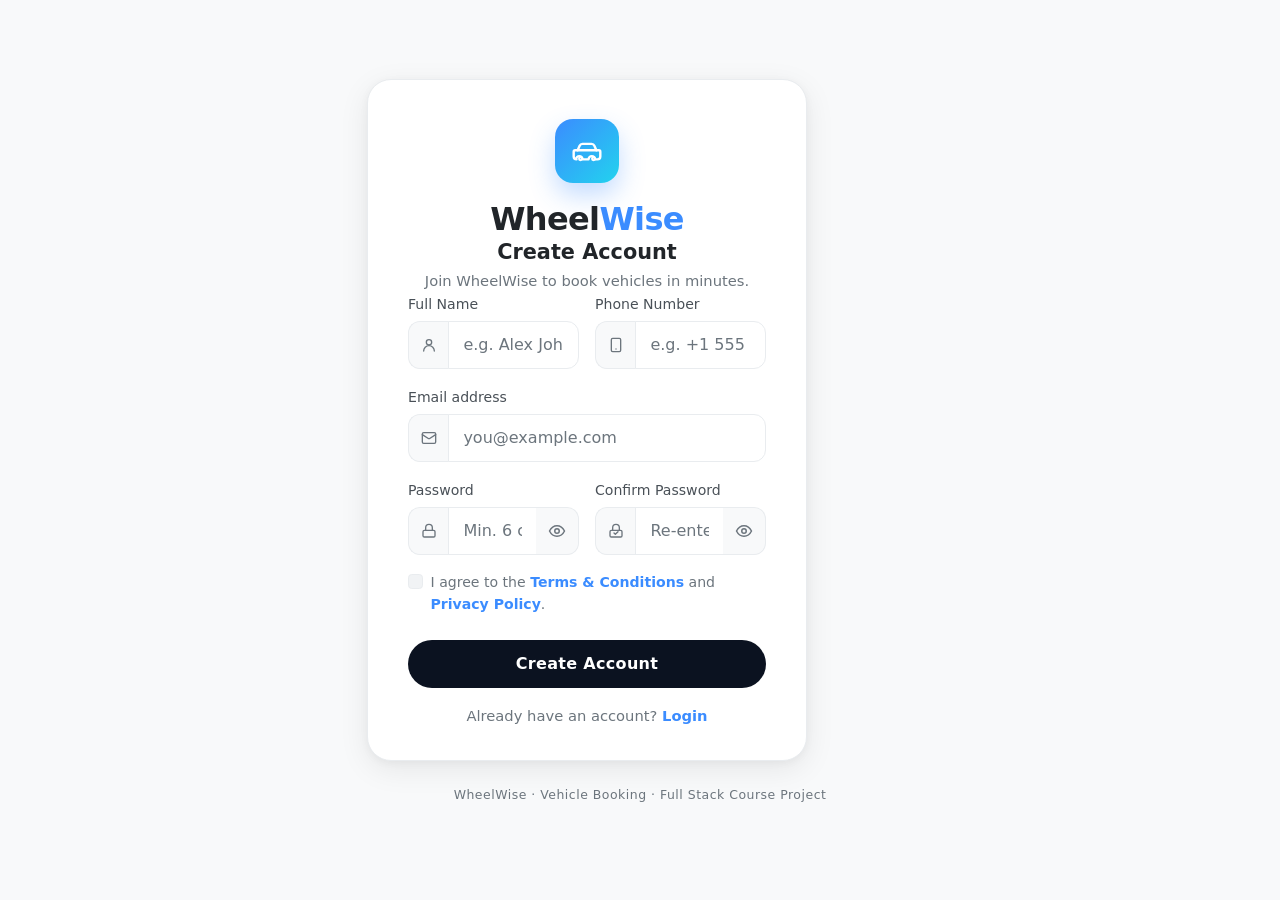
<file: register.html>
<!DOCTYPE html>
<html lang="en">
<head>
    <meta charset="UTF-8">
    <meta name="viewport" content="width=device-width, initial-scale=1.0">
    <title>Register | WheelWise — Vehicle Booking</title>

    <!-- Bootstrap 5 CSS (CDN) -->
    <link href="https://cdn.jsdelivr.net/npm/bootstrap@5.3.3/dist/css/bootstrap.min.css" rel="stylesheet">

    <!-- Custom CSS -->
    <link rel="stylesheet" href="css/style.css">
</head>
<body class="auth-page">

    <!-- =============================================
         REGISTER SCREEN
         After valid registration → login.html
         ============================================= -->
    <section id="register" class="auth-screen d-flex align-items-center justify-content-center">
        <div class="container">
            <div class="row justify-content-center">
                <div class="col-12 col-sm-10 col-md-9 col-lg-7 col-xl-6">

                    <!-- Auth card -->
                    <div class="auth-card">

                        <!-- Branding -->
                        <div class="auth-brand text-center">
                            <div class="auth-logo d-inline-flex align-items-center justify-content-center">
                                <svg viewBox="0 0 24 24" fill="none" xmlns="http://www.w3.org/2000/svg" role="img" aria-label="WheelWise car logo">
                                    <path d="M5.4 11.5 6.8 8.3a2.2 2.2 0 0 1 2-1.3h6.4a2.2 2.2 0 0 1 2 1.3l1.4 3.2"
                                          stroke="#fff" stroke-width="1.7" stroke-linecap="round" stroke-linejoin="round"/>
                                    <path d="M3.6 11.5h16.8a1 1 0 0 1 1 1v3.4a2 2 0 0 1-2 2h-1.7a2.3 2.3 0 0 0-4.6 0h-4.2a2.3 2.3 0 0 0-4.6 0H4.6a2 2 0 0 1-2-2v-3.4a1 1 0 0 1 1-1z"
                                          stroke="#fff" stroke-width="1.7" stroke-linejoin="round"/>
                                    <circle cx="7.4" cy="17.4" r="1.05" stroke="#fff" stroke-width="1.4"/>
                                    <circle cx="16.6" cy="17.4" r="1.05" stroke="#fff" stroke-width="1.4"/>
                                </svg>
                            </div>
                            <h1 class="auth-title">Wheel<span class="text-accent">Wise</span></h1>
                            <h2 class="auth-welcome">Create Account</h2>
                            <p class="auth-subtext mb-0">Join WheelWise to book vehicles in minutes.</p>
                        </div>

                        <!-- Register form -->
                        <form id="regForm" novalidate>

                            <!-- Full Name + Phone (two columns on ≥sm) -->
                            <div class="row g-3">
                                <div class="col-sm-6">
                                    <div class="mb-3" id="nameGroup">
                                        <label class="form-label" for="regName">Full Name</label>
                                        <div class="input-group">
                                            <span class="input-group-text">
                                                <svg width="16" height="16" viewBox="0 0 24 24" fill="none" stroke="currentColor"
                                                     stroke-width="2" stroke-linecap="round" stroke-linejoin="round" aria-hidden="true">
                                                    <circle cx="12" cy="8" r="4"/>
                                                    <path d="M20 21a8 8 0 0 0-16 0"/>
                                                </svg>
                                            </span>
                                            <input type="text" class="form-control" id="regName" name="fullName"
                                                   placeholder="e.g. Alex Johnson" autocomplete="name">
                                        </div>
                                        <div class="invalid-feedback" id="nameError"></div>
                                    </div>
                                </div>
                                <div class="col-sm-6">
                                    <div class="mb-3" id="phoneGroup">
                                        <label class="form-label" for="regPhone">Phone Number</label>
                                        <div class="input-group">
                                            <span class="input-group-text">
                                                <svg width="16" height="16" viewBox="0 0 24 24" fill="none" stroke="currentColor"
                                                     stroke-width="2" stroke-linecap="round" stroke-linejoin="round" aria-hidden="true">
                                                    <rect x="5" y="2" width="14" height="20" rx="2"/>
                                                    <line x1="12" y1="18" x2="12.01" y2="18"/>
                                                </svg>
                                            </span>
                                            <input type="tel" class="form-control" id="regPhone" name="phone"
                                                   placeholder="e.g. +1 555 010 2030" autocomplete="tel">
                                        </div>
                                        <div class="invalid-feedback" id="phoneError"></div>
                                    </div>
                                </div>
                            </div>

                            <!-- Email -->
                            <div class="mb-3" id="regEmailGroup">
                                <label class="form-label" for="regEmail">Email address</label>
                                <div class="input-group">
                                    <span class="input-group-text">
                                        <svg width="16" height="16" viewBox="0 0 24 24" fill="none" stroke="currentColor"
                                             stroke-width="2" stroke-linecap="round" stroke-linejoin="round" aria-hidden="true">
                                            <rect x="2" y="4" width="20" height="16" rx="2"/>
                                            <path d="m22 7-8.97 5.7a1.94 1.94 0 0 1-2.06 0L2 7"/>
                                        </svg>
                                    </span>
                                    <input type="email" class="form-control" id="regEmail" name="email"
                                           placeholder="you@example.com" autocomplete="email">
                                </div>
                                <div class="invalid-feedback" id="emailError"></div>
                            </div>

                            <!-- Password + Confirm Password (two columns on ≥sm) -->
                            <div class="row g-3">
                                <div class="col-sm-6">
                                    <div class="mb-3" id="regPasswordGroup">
                                        <label class="form-label" for="regPassword">Password</label>
                                        <div class="input-group">
                                            <span class="input-group-text">
                                                <svg width="16" height="16" viewBox="0 0 24 24" fill="none" stroke="currentColor"
                                                     stroke-width="2" stroke-linecap="round" stroke-linejoin="round" aria-hidden="true">
                                                    <rect x="3" y="11" width="18" height="10" rx="2"/>
                                                    <path d="M7 11V7a5 5 0 0 1 10 0v4"/>
                                                </svg>
                                            </span>
                                            <input type="password" class="form-control" id="regPassword" name="password"
                                                   placeholder="Min. 6 characters" autocomplete="new-password">
                                            <button type="button" class="btn btn-toggle-pw" id="toggleRegPassword"
                                                    aria-label="Show or hide password" title="Show / hide password">
                                                <svg id="regIconEyeShow" width="18" height="18" viewBox="0 0 24 24" fill="none"
                                                     stroke="currentColor" stroke-width="2" stroke-linecap="round" stroke-linejoin="round" aria-hidden="true">
                                                    <path d="M2 12s3.5-7 10-7 10 7 10 7-3.5 7-10 7-10-7-10-7Z"/>
                                                    <circle cx="12" cy="12" r="3"/>
                                                </svg>
                                                <svg id="regIconEyeHide" width="18" height="18" viewBox="0 0 24 24" fill="none"
                                                     stroke="currentColor" stroke-width="2" stroke-linecap="round" stroke-linejoin="round"
                                                     aria-hidden="true" style="display:none">
                                                    <path d="M9.88 9.88a3 3 0 1 0 4.24 4.24"/>
                                                    <path d="M10.73 5.08A10.43 10.43 0 0 1 12 5c7 0 10 7 10 7a13.16 13.16 0 0 1-1.67 2.68"/>
                                                    <path d="M6.61 6.61A13.526 13.526 0 0 0 2 12s3 7 10 7a9.74 9.74 0 0 0 5.39-1.61"/>
                                                    <line x1="2" x2="22" y1="2" y2="22"/>
                                                </svg>
                                            </button>
                                        </div>
                                        <div class="invalid-feedback" id="passwordError"></div>
                                    </div>
                                </div>
                                <div class="col-sm-6">
                                    <div class="mb-3" id="regConfirmGroup">
                                        <label class="form-label" for="regConfirm">Confirm Password</label>
                                        <div class="input-group">
                                            <span class="input-group-text">
                                                <svg width="16" height="16" viewBox="0 0 24 24" fill="none" stroke="currentColor"
                                                     stroke-width="2" stroke-linecap="round" stroke-linejoin="round" aria-hidden="true">
                                                    <rect x="3" y="11" width="18" height="10" rx="2"/>
                                                    <path d="M7 11V7a5 5 0 0 1 10 0v4"/>
                                                    <path d="m9 15 2 2 4-4"/>
                                                </svg>
                                            </span>
                                            <input type="password" class="form-control" id="regConfirm" name="confirmPassword"
                                                   placeholder="Re-enter password" autocomplete="new-password">
                                            <button type="button" class="btn btn-toggle-pw" id="toggleRegConfirm"
                                                    aria-label="Show or hide confirm password" title="Show / hide password">
                                                <svg id="regConfirmIconEyeShow" width="18" height="18" viewBox="0 0 24 24" fill="none"
                                                     stroke="currentColor" stroke-width="2" stroke-linecap="round" stroke-linejoin="round" aria-hidden="true">
                                                    <path d="M2 12s3.5-7 10-7 10 7 10 7-3.5 7-10 7-10-7-10-7Z"/>
                                                    <circle cx="12" cy="12" r="3"/>
                                                </svg>
                                                <svg id="regConfirmIconEyeHide" width="18" height="18" viewBox="0 0 24 24" fill="none"
                                                     stroke="currentColor" stroke-width="2" stroke-linecap="round" stroke-linejoin="round"
                                                     aria-hidden="true" style="display:none">
                                                    <path d="M9.88 9.88a3 3 0 1 0 4.24 4.24"/>
                                                    <path d="M10.73 5.08A10.43 10.43 0 0 1 12 5c7 0 10 7 10 7a13.16 13.16 0 0 1-1.67 2.68"/>
                                                    <path d="M6.61 6.61A13.526 13.526 0 0 0 2 12s3 7 10 7a9.74 9.74 0 0 0 5.39-1.61"/>
                                                    <line x1="2" x2="22" y1="2" y2="22"/>
                                                </svg>
                                            </button>
                                        </div>
                                        <div class="invalid-feedback" id="confirmError"></div>
                                    </div>
                                </div>
                            </div>

                            <!-- Terms & Conditions -->
                            <div class="mb-4" id="termsGroup">
                                <div class="form-check register-terms">
                                    <input class="form-check-input" type="checkbox" id="termsCheck">
                                    <label class="form-check-label" for="termsCheck">
                                        I agree to the <a href="#" class="auth-link">Terms &amp; Conditions</a> and
                                        <a href="#" class="auth-link">Privacy Policy</a>.
                                    </label>
                                </div>
                                <div class="invalid-feedback" id="termsError"></div>
                            </div>

                            <!-- Create Account button -->
                            <button type="submit" class="btn btn-login w-100" id="btnRegister">Create Account</button>

                            <!-- Login switch -->
                            <p class="auth-switch text-center mt-3 mb-0">
                                Already have an account?
                                <a href="login.html" class="auth-link">Login</a>
                            </p>
                        </form>

                    </div>

                    <!-- Footer -->
                    <p class="auth-foot text-center mt-4">
                        WheelWise &middot; Vehicle Booking &middot; Full Stack Course Project
                    </p>

                </div>
            </div>
        </div>
    </section>

    <!-- jQuery (CDN) -->
    <script src="https://code.jquery.com/jquery-3.7.1.min.js"></script>
    <!-- Bootstrap JS bundle (CDN) -->
    <script src="https://cdn.jsdelivr.net/npm/bootstrap@5.3.3/dist/js/bootstrap.bundle.min.js"></script>
    <!-- Auth logic (login + register) -->
    <script src="js/auth.js"></script>

</body>
</html>
</file>
<file: css/admin.css>
/* =============================================
   admin.css — WheelWise Admin Module Styles
   Bootstrap 5 compatible, sleek modern UI
   ============================================= */

:root {
    --admin-bg-dark: #0f172a;
    --admin-bg-card: #1e293b;
    --admin-primary: #3b82f6;
    --admin-primary-hover: #2563eb;
    --admin-accent: #06b6d4;
    --admin-text-main: #ffffff;
    --admin-text-muted: #cbd5e1;
    --admin-border: #334155;
    --admin-sidebar-w: 260px;
}

body.admin-body {
    background-color: #0b0f19;
    color: var(--admin-text-main);
    font-family: system-ui, -apple-system, "Segoe UI", Roboto, "Helvetica Neue", Arial, sans-serif;
    min-height: 100vh;
}

body.admin-body .text-muted {
    color: var(--admin-text-muted) !important;
}

body.admin-body label {
    color: #e2e8f0 !important;
    font-weight: 500;
}

/* Auth Login Card */
.admin-login-wrapper {
    min-height: 100vh;
    display: flex;
    align-items: center;
    justify-content: center;
    background: radial-gradient(circle at top right, rgba(59, 130, 246, 0.15), transparent 40%),
                radial-gradient(circle at bottom left, rgba(6, 182, 212, 0.15), transparent 40%),
                #0b0f19;
    padding: 2rem 1rem;
}

.admin-login-card {
    background: var(--admin-bg-card);
    border: 1px solid var(--admin-border);
    border-radius: 1rem;
    box-shadow: 0 20px 25px -5px rgba(0, 0, 0, 0.5), 0 8px 10px -6px rgba(0, 0, 0, 0.5);
    max-width: 440px;
    width: 100%;
    padding: 2.5rem 2rem;
}

.admin-brand-icon {
    width: 48px;
    height: 48px;
    border-radius: 12px;
    background: linear-gradient(135deg, #3b82f6, #06b6d4);
    display: inline-flex;
    align-items: center;
    justify-content: center;
    color: #fff;
    margin-bottom: 1rem;
}

.admin-brand-icon svg {
    width: 28px;
    height: 28px;
}

/* Dashboard Layout */
.admin-layout {
    display: flex;
    min-height: 100vh;
}

/* Sidebar */
.admin-sidebar {
    width: var(--admin-sidebar-w);
    background: var(--admin-bg-dark);
    border-right: 1px solid var(--admin-border);
    display: flex;
    flex-direction: column;
    position: fixed;
    top: 0;
    bottom: 0;
    left: 0;
    z-index: 1030;
    transition: transform 0.3s ease;
}

.admin-sidebar-header {
    padding: 1.5rem 1.25rem;
    border-bottom: 1px solid var(--admin-border);
    display: flex;
    align-items: center;
    gap: 0.75rem;
}

.admin-sidebar-brand {
    font-size: 1.25rem;
    font-weight: 700;
    color: #fff;
    text-decoration: none;
    letter-spacing: -0.02em;
}

.admin-sidebar-nav {
    padding: 1rem 0.75rem;
    flex: 1;
    overflow-y: auto;
}

.admin-nav-item {
    display: flex;
    align-items: center;
    gap: 0.75rem;
    padding: 0.75rem 1rem;
    color: var(--admin-text-muted);
    text-decoration: none;
    border-radius: 0.5rem;
    font-weight: 500;
    font-size: 0.95rem;
    transition: all 0.2s ease;
    margin-bottom: 0.35rem;
    cursor: pointer;
}

.admin-nav-item:hover, .admin-nav-item.active {
    background: rgba(59, 130, 246, 0.12);
    color: #60a5fa;
}

.admin-nav-item svg {
    width: 20px;
    height: 20px;
}

.admin-sidebar-footer {
    padding: 1rem 1.25rem;
    border-top: 1px solid var(--admin-border);
}

/* Main Content Area */
.admin-main {
    margin-left: var(--admin-sidebar-w);
    flex: 1;
    padding: 2rem 2.5rem;
    min-width: 0;
}

.admin-topbar {
    display: flex;
    align-items: center;
    justify-content: space-between;
    margin-bottom: 2rem;
    padding-bottom: 1rem;
    border-bottom: 1px solid var(--admin-border);
}

/* Summary Metric Cards */
.metric-card {
    background: var(--admin-bg-card);
    border: 1px solid var(--admin-border);
    border-radius: 0.85rem;
    padding: 1.25rem 1.5rem;
    transition: transform 0.2s ease, box-shadow 0.2s ease;
    height: 100%;
}

.metric-card:hover {
    transform: translateY(-2px);
    box-shadow: 0 10px 20px -5px rgba(0, 0, 0, 0.4);
}

.metric-header {
    display: flex;
    align-items: center;
    justify-content: space-between;
    margin-bottom: 0.75rem;
}

.metric-title {
    font-size: 0.85rem;
    font-weight: 600;
    text-transform: uppercase;
    letter-spacing: 0.05em;
    color: #cbd5e1;
}

.metric-icon-box {
    width: 40px;
    height: 40px;
    border-radius: 10px;
    display: flex;
    align-items: center;
    justify-content: center;
    background: rgba(59, 130, 246, 0.15);
    color: #60a5fa;
}

.metric-value {
    font-size: 1.85rem;
    font-weight: 700;
    color: #fff;
    line-height: 1.1;
}

.metric-sub {
    font-size: 0.8rem;
    color: #cbd5e1;
    margin-top: 0.4rem;
}

/* Table Cards */
.admin-card {
    background: var(--admin-bg-card);
    border: 1px solid var(--admin-border);
    border-radius: 0.85rem;
    margin-bottom: 2rem;
    overflow: hidden;
}

.admin-card-header {
    padding: 1.25rem 1.5rem;
    border-bottom: 1px solid var(--admin-border);
    display: flex;
    align-items: center;
    justify-content: space-between;
    flex-wrap: wrap;
    gap: 1rem;
}

.admin-card-title {
    font-size: 1.15rem;
    font-weight: 600;
    color: #fff;
    margin: 0;
}

.admin-table {
    width: 100%;
    margin-bottom: 0;
    color: #f8fafc;
    vertical-align: middle;
}

.admin-table th {
    background: rgba(15, 23, 42, 0.8);
    color: #e2e8f0;
    font-size: 0.8rem;
    font-weight: 600;
    text-transform: uppercase;
    letter-spacing: 0.05em;
    padding: 1rem 1.25rem;
    border-bottom: 1px solid var(--admin-border);
}

.admin-table td {
    padding: 1rem 1.25rem;
    border-bottom: 1px solid var(--admin-border);
    background: transparent;
    font-size: 0.9rem;
    color: #f8fafc;
}

.admin-table tbody tr:hover {
    background: rgba(255, 255, 255, 0.04);
}

/* Status Badges */
.admin-badge {
    padding: 0.35em 0.75em;
    font-size: 0.75rem;
    font-weight: 600;
    border-radius: 9999px;
    display: inline-flex;
    align-items: center;
    gap: 0.35rem;
}

.admin-badge.badge-confirmed { background: rgba(34, 197, 94, 0.2); color: #4ade80; border: 1px solid rgba(34, 197, 94, 0.4); }
.admin-badge.badge-completed { background: rgba(59, 130, 246, 0.2); color: #60a5fa; border: 1px solid rgba(59, 130, 246, 0.4); }
.admin-badge.badge-cancelled { background: rgba(239, 68, 68, 0.2); color: #f87171; border: 1px solid rgba(239, 68, 68, 0.4); }
.admin-badge.badge-active    { background: rgba(16, 185, 129, 0.2); color: #34d399; border: 1px solid rgba(16, 185, 129, 0.4); }
.admin-badge.badge-inactive  { background: rgba(148, 163, 184, 0.2); color: #cbd5e1; border: 1px solid rgba(148, 163, 184, 0.4); }

/* Form Controls dark theme */
.admin-form-control, .admin-form-select {
    background-color: #0f172a !important;
    border: 1px solid var(--admin-border) !important;
    color: #ffffff !important;
    border-radius: 0.5rem !important;
}

.admin-form-control::placeholder {
    color: #94a3b8 !important;
    opacity: 1;
}

.admin-form-select option {
    background-color: #1e293b !important;
    color: #ffffff !important;
}

.admin-form-control:focus, .admin-form-select:focus {
    border-color: var(--admin-primary) !important;
    box-shadow: 0 0 0 3px rgba(59, 130, 246, 0.25) !important;
}

/* Modals */
.modal-content.admin-modal {
    background-color: var(--admin-bg-card);
    border: 1px solid var(--admin-border);
    color: #ffffff;
    border-radius: 1rem;
}

.modal-header.admin-modal-header {
    border-bottom: 1px solid var(--admin-border);
}

.modal-footer.admin-modal-footer {
    border-top: 1px solid var(--admin-border);
}

.btn-close-white {
    filter: invert(1) grayscale(100%) brightness(200%);
}

/* Responsive sidebar */
@media (max-width: 991.98px) {
    .admin-sidebar {
        transform: translateX(-100%);
    }
    .admin-sidebar.show {
        transform: translateX(0);
    }
    .admin-main {
        margin-left: 0;
        padding: 1.5rem 1rem;
    }
}
</file>
<file: css/style.css>
/* =============================================
   WheelWise — Global Stylesheet
   Stack: HTML / CSS / Bootstrap 5
   Design: clean, modern, vehicle-themed
   ============================================= */

/* ─────────────────────────────────────────────
   1. DESIGN TOKENS
   ───────────────────────────────────────────── */
:root {
    /* Dark palette */
    --bg-dark:    #0b1220;
    --bg-deep:    #0d1730;
    --bg-card:    #131c35;
    --accent:     #3b8cff;
    --accent-2:   #22d3ee;
    --text-main:  #f4f7ff;
    --text-muted: #9fb0d0;

    /* Light palette */
    --white:      #ffffff;
    --gray-50:    #f8f9fa;
    --gray-100:   #f1f3f5;
    --gray-200:   #e9ecef;
    --gray-500:   #6c757d;
    --gray-700:   #495057;
    --gray-900:   #212529;

    /* Semantic */
    --success:    #10b981;
    --danger:     #ef4444;
    --warning:    #f59e0b;
}

/* ─────────────────────────────────────────────
   2. RESET / GLOBAL
   ───────────────────────────────────────────── */
*,
*::before,
*::after {
    box-sizing: border-box;
    -webkit-tap-highlight-color: transparent;
}

body {
    margin: 0;
    font-family: system-ui, -apple-system, "Segoe UI", Roboto, Helvetica, Arial, sans-serif;
    font-size: 15px;
    line-height: 1.6;
    color: var(--gray-900);
    background: var(--gray-50);
    -webkit-font-smoothing: antialiased;
    -moz-osx-font-smoothing: grayscale;
}

img { max-width: 100%; height: auto; }
a { color: var(--accent); text-decoration: none; }
a:hover { text-decoration: underline; }

h1, h2, h3, h4, h5, h6 {
    line-height: 1.25;
    font-weight: 700;
    color: var(--gray-900);
}

.text-accent { color: var(--accent-2); }


/* ─────────────────────────────────────────────
   3. SPLASH SCREEN
   ───────────────────────────────────────────── */
.splash-screen {
    position: relative;
    min-height: 100vh;
    overflow: hidden;
    color: var(--text-main);
    background:
        radial-gradient(1200px 520px at 82% -10%, rgba(34, 211, 238, 0.16), transparent 60%),
        radial-gradient(900px 480px at 8% 112%, rgba(59, 140, 255, 0.20), transparent 60%),
        linear-gradient(160deg, var(--bg-dark) 0%, var(--bg-deep) 55%, #101c3d 100%);
}

/* Decorative background rings */
.splash-bg-rings {
    position: absolute;
    inset: 0;
    z-index: 0;
    pointer-events: none;
}
.bg-ring {
    position: absolute;
    border: 1px solid rgba(255, 255, 255, 0.07);
    border-radius: 50%;
    background: radial-gradient(circle at 60% 40%, rgba(255, 255, 255, 0.04), transparent 60%);
}
.bg-ring-1 { width: 460px; height: 460px; top: -140px; right: -120px; }
.bg-ring-2 { width: 340px; height: 340px; bottom: 40px; left: -180px; }

/* Main content sits above the vehicle scene */
.splash-content {
    position: relative;
    z-index: 2;
    padding-bottom: 210px;
}

/* Brand logo badge */
.splash-logo {
    width: 96px;
    height: 96px;
    border-radius: 30px;
    background: linear-gradient(135deg, rgba(59, 140, 255, 0.95), rgba(34, 211, 238, 0.9));
    box-shadow: 0 18px 40px rgba(59, 140, 255, 0.35), inset 0 1px 0 rgba(255, 255, 255, 0.25);
    animation: splashFadeUp .7s ease both;
}
.splash-logo svg { width: 52px; height: 52px; }

/* App name + tagline */
.app-name {
    font-size: clamp(2.5rem, 7vw, 4rem);
    font-weight: 800;
    letter-spacing: -0.02em;
    margin: 1.1rem 0 0.2rem;
    animation: splashFadeUp .7s ease .12s both;
}
.app-name .text-accent { color: var(--accent-2); }

.app-tagline {
    font-size: clamp(.95rem, 2.6vw, 1.15rem);
    color: var(--text-muted);
    letter-spacing: .02em;
    animation: splashFadeUp .7s ease .22s both;
}

/* Loading progress bar */
.splash-loader {
    height: 8px;
    max-width: 260px;
    width: 100%;
    margin: 1.6rem auto 0;
    border-radius: 999px;
    background: rgba(255, 255, 255, 0.12);
    overflow: hidden;
    animation: splashFadeUp .7s ease .32s both;
}
.splash-loader .progress-bar {
    background: linear-gradient(90deg, var(--accent), var(--accent-2));
    border-radius: 999px;
}

.splash-status {
    font-size: .85rem;
    color: var(--text-muted);
    animation: splashFadeUp .7s ease .42s both;
}

/* Continue button */
.btn-continue {
    background: linear-gradient(135deg, var(--accent), var(--accent-2));
    color: #fff;
    border: 0;
    padding: .7rem 1.9rem;
    border-radius: 50rem;
    font-weight: 600;
    letter-spacing: .02em;
    box-shadow: 0 12px 28px rgba(59, 140, 255, 0.4);
    transition: transform .18s ease, box-shadow .18s ease, filter .18s ease;
    animation: splashFadeUp .7s ease .52s both;
}
.btn-continue:hover,
.btn-continue:focus {
    color: #fff;
    transform: translateY(-2px);
    box-shadow: 0 16px 34px rgba(59, 140, 255, 0.5);
    filter: brightness(1.04);
    text-decoration: none;
}

/* Entrance keyframe */
@keyframes splashFadeUp {
    from { opacity: 0; transform: translateY(26px); }
    to   { opacity: 1; transform: translateY(0); }
}

/* ─────────────────────────────────────────────
   4. VEHICLE SCENE (splash screen bottom)
   ───────────────────────────────────────────── */
.vehicle-scene {
    position: absolute;
    left: 0;
    right: 0;
    bottom: 0;
    height: 230px;
    overflow: hidden;
    pointer-events: none;
    z-index: 1;
}

/* Distant sunset glow */
.scene-glow {
    position: absolute;
    left: 60%;
    top: 8px;
    width: 60px;
    height: 60px;
    border-radius: 50%;
    background: radial-gradient(circle, rgba(255, 205, 130, 0.9), rgba(255, 170, 90, 0.05) 70%);
}
.scene-sky {
    position: absolute;
    left: 0;
    right: 0;
    bottom: 90px;
    height: 130px;
    background: linear-gradient(180deg, transparent, rgba(34, 211, 238, 0.14) 55%, rgba(59, 140, 255, 0.18));
}

/* City skyline */
.skyline {
    position: absolute;
    inset: 10px 0 90px 0;
}
.bldg {
    position: absolute;
    bottom: 0;
    background: linear-gradient(180deg, rgba(22, 32, 58, 0.92), rgba(11, 15, 28, 0.95));
    border-radius: 4px 4px 0 0;
}
.bldg.b1 { width: 150px; height: 120px; left: 2%; }
.bldg.b2 {
    width: 110px; height: 175px; left: 16%;
    background-image:
        repeating-linear-gradient(90deg, rgba(255, 255, 255, 0.06) 0 8px, transparent 8px 26px),
        repeating-linear-gradient(0deg, rgba(255, 255, 255, 0.05) 0 16px, transparent 16px 34px);
}
.bldg.b3 { width: 180px; height: 95px; right: 20%; }
.bldg.b4 { width: 120px; height: 150px; right: 4%; }

/* Road */
.road {
    position: absolute;
    left: 0;
    right: 0;
    bottom: 0;
    height: 90px;
    background: linear-gradient(to bottom, #161e33, #0a0e1a);
    border-top: 1px solid rgba(255, 255, 255, 0.08);
    z-index: 2;
}
.road::before {
    content: "";
    position: absolute;
    top: 50%;
    left: 0;
    right: 0;
    height: 4px;
    background-image: linear-gradient(90deg, rgba(255, 255, 255, 0.45) 0 46px, transparent 46px 92px);
    background-size: 92px 4px;
    background-repeat: repeat-x;
}
.road::after {
    content: "";
    position: absolute;
    top: 0;
    left: 0;
    right: 0;
    height: 26px;
    background: linear-gradient(to bottom, rgba(255, 255, 255, 0.05), transparent);
}

/* Animated car (splash-only CSS car) */
.car-track {
    position: absolute;
    left: 0;
    right: 0;
    bottom: 88px;
    z-index: 3;
    transform-origin: left center;
    animation: carDrive 1.5s cubic-bezier(.16, .8, .3, 1) both;
}
.car {
    position: relative;
    width: 340px;
    height: 64px;
    margin-left: 14%;
    animation: carIdle 2.6s ease-in-out .3s infinite;
}

/* Car body */
.car-body {
    position: absolute;
    left: 0;
    right: 0;
    top: 20px;
    bottom: 0;
    border-radius: 20px 26px 12px 12px;
    background: linear-gradient(135deg, #ff5f6d, #ff2e63);
    box-shadow: 0 18px 38px rgba(0, 0, 0, 0.45);
}
.car-body::after {
    content: "";
    position: absolute;
    left: 0;
    right: 0;
    bottom: 0;
    height: 12px;
    border-radius: 0 0 12px 12px;
    background: linear-gradient(180deg, rgba(0, 0, 0, 0), rgba(0, 0, 0, 0.28));
}

/* Car cabin (windshield / interior glass) */
.car-cabin {
    position: absolute;
    left: 70px;
    top: 2px;
    width: 180px;
    height: 46px;
    background: linear-gradient(180deg, #f9fbfe, #c9d4e8);
    border-radius: 26px 26px 8px 8px;
    box-shadow: inset 0 -6px 10px rgba(60, 80, 120, 0.18);
}
.car-cabin::before {
    content: "";
    position: absolute;
    top: 0;
    bottom: 8px;
    left: 84px;
    width: 12px;
    background: rgba(80, 96, 140, 0.35);
    border-radius: 4px;
}

/* Headlight (front) */
.car-headlight {
    position: absolute;
    right: 4px;
    top: 28px;
    width: 16px;
    height: 10px;
    background: #fff;
    border-radius: 6px;
    box-shadow: 0 0 12px 4px rgba(255, 255, 255, 0.7);
}
.car-headlight::after {
    content: "";
    position: absolute;
    left: -26px;
    top: 0;
    width: 10px;
    height: 10px;
    border-radius: 4px;
    background: #ffd166;
    box-shadow: 0 0 8px 2px rgba(255, 209, 102, 0.6);
}

/* Wheels */
.wheel {
    position: absolute;
    bottom: 0;
    width: 54px;
    height: 54px;
    border-radius: 50%;
    background: radial-gradient(circle at 35% 30%, #2a3350, #131a2c 60%);
    border: 5px solid #0b0f1c;
    box-shadow: 0 6px 12px rgba(0, 0, 0, 0.45);
}
.wheel::after {
    content: "";
    position: absolute;
    top: 50%;
    left: 50%;
    width: 20px;
    height: 20px;
    margin: -10px 0 0 -10px;
    border-radius: 50%;
    background: radial-gradient(circle, #4a5578, #232c49);
    border: 2px solid #0b0f1c;
}
.wheel-rear  { left: 40px; }
.wheel-front { right: 34px; }

/* Car animations */
@keyframes carDrive {
    from { transform: translateX(150%); }
    to   { transform: translateX(0); }
}
@keyframes carIdle {
    0%, 100% { transform: translateY(0); }
    50%      { transform: translateY(-6px); }
}

/* Splash responsive */
@media (max-width: 991.98px) {
    .vehicle-scene { height: 205px; }
    .car-track { bottom: 78px; }
}

@media (max-width: 767.98px) {
    .splash-content { padding-bottom: 150px; }
    .splash-logo { width: 84px; height: 84px; border-radius: 24px; }
    .splash-logo svg { width: 46px; height: 46px; }
    .skyline { opacity: .7; }
}

@media (max-width: 575.98px) {
    .vehicle-scene { height: 165px; }
    .road { height: 62px; }
    .scene-sky { bottom: 62px; height: 95px; }
    .skyline { bottom: 62px; }
    .car-track { bottom: 60px; }
    .splash-content { padding-bottom: 120px; }
    .btn-continue { padding: .62rem 1.5rem; font-size: .95rem; }

    @keyframes carDrive {
        from { transform: translateX(150%) scale(.62); transform-origin: left center; }
        to   { transform: translateX(0)     scale(.62); transform-origin: left center; }
    }
}

@media (max-height: 620px) {
    .vehicle-scene { height: 150px; }
    .road { height: 58px; }
    .scene-sky { bottom: 58px; height: 85px; }
    .skyline { bottom: 58px; }
    .car-track { bottom: 56px; }
    .splash-content { padding-bottom: 100px; }
}


/* ─────────────────────────────────────────────
   5. AUTH PAGES (Login / Register)
   Light background, centered card
   ───────────────────────────────────────────── */
.auth-screen {
    min-height: 100vh;
    display: flex;
    align-items: center;
    justify-content: center;
    padding: 2.5rem 1rem;
    background: var(--gray-50);
}

.auth-card {
    width: 100%;
    max-width: 440px;
    background: var(--white);
    border: 1px solid var(--gray-200);
    border-radius: 24px;
    padding: 2.4rem 2.5rem 2rem;
    box-shadow: 0 8px 30px rgba(0, 0, 0, 0.08), 0 2px 8px rgba(0, 0, 0, 0.04);
}

/* Branding */
.auth-logo {
    width: 64px;
    height: 64px;
    border-radius: 18px;
    background: linear-gradient(135deg, var(--accent), var(--accent-2));
    box-shadow: 0 12px 26px rgba(59, 140, 255, 0.3);
    display: flex;
    align-items: center;
    justify-content: center;
}
.auth-logo svg { width: 34px; height: 34px; }

.auth-title {
    font-size: clamp(1.6rem, 4vw, 2rem);
    font-weight: 800;
    letter-spacing: -0.02em;
    margin: 1rem 0 0.1rem;
    color: var(--gray-900);
}
.auth-title .text-accent { color: var(--accent); }

.auth-welcome {
    font-size: clamp(1.05rem, 3vw, 1.3rem);
    font-weight: 600;
    margin-bottom: 0.15rem;
    color: var(--gray-900);
}
.auth-subtext {
    font-size: .92rem;
    color: var(--gray-500);
}

/* Form labels + inputs */
.auth-card .form-label {
    font-size: .88rem;
    font-weight: 500;
    color: var(--gray-700);
    margin-bottom: .35rem;
}

.auth-card .form-control {
    background: var(--white);
    border: 1px solid var(--gray-200);
    color: var(--gray-900);
    padding: .68rem .9rem;
    border-radius: 12px;
}
.auth-card .form-control::placeholder { color: var(--gray-500); }
.auth-card .form-control:focus {
    background: var(--white);
    border-color: var(--accent);
    color: var(--gray-900);
    box-shadow: 0 0 0 0.25rem rgba(59, 140, 255, 0.15);
}

/* Input group adornments */
.auth-card .input-group-text {
    background: var(--gray-50);
    border: 1px solid var(--gray-200);
    border-right: 0;
    color: var(--gray-500);
    border-radius: 12px 0 0 12px;
}

.btn-toggle-pw {
    background: var(--gray-50);
    border: 1px solid var(--gray-200);
    border-left: 0;
    color: var(--gray-500);
    border-radius: 0 12px 12px 0;
}
.btn-toggle-pw:hover,
.btn-toggle-pw:focus {
    background: var(--gray-100);
    border-color: var(--gray-200);
    color: var(--gray-700);
    box-shadow: none;
}

/* Remember-me + forgot layout */
.auth-tools .form-check-label {
    font-size: .9rem;
    color: var(--gray-500);
}
.auth-card .form-check-input {
    background-color: var(--gray-100);
    border-color: var(--gray-200);
}
.auth-card .form-check-input:checked {
    background-color: var(--accent);
    border-color: var(--accent);
}
.link-forgot {
    color: var(--accent);
    font-size: .9rem;
    text-decoration: none;
}
.link-forgot:hover {
    color: var(--accent-2);
    text-decoration: underline;
}

/* Validation state */
.auth-card .has-error .invalid-feedback {
    display: block;
    color: var(--danger);
    font-size: .82rem;
    margin-top: .3rem;
}
.auth-card .has-error .form-control {
    border-color: var(--danger);
    background-image: none;
}
.auth-card .has-error .input-group-text,
.auth-card .has-error .btn-toggle-pw {
    border-color: var(--danger);
}

/* Auth alert (forgot password info) */
.auth-alert {
    background: rgba(59, 140, 255, 0.06);
    border: 1px solid rgba(59, 140, 255, 0.2);
    color: var(--gray-700);
    border-radius: 12px;
    font-size: .88rem;
}

/* Submit button */
.btn-login {
    background: var(--bg-dark);
    color: #fff;
    border: 0;
    padding: .75rem 1.5rem;
    border-radius: 50rem;
    font-weight: 600;
    letter-spacing: .02em;
    transition: background .18s ease, transform .18s ease, box-shadow .18s ease;
}
.btn-login:hover,
.btn-login:focus {
    background: var(--accent);
    color: #fff;
    transform: translateY(-2px);
    box-shadow: 0 12px 28px rgba(59, 140, 255, 0.3);
}
.btn-login:disabled {
    opacity: .65;
    transform: none;
    box-shadow: none;
}

.auth-switch {
    color: var(--gray-500);
    font-size: .92rem;
}
.auth-link {
    color: var(--accent);
    font-weight: 600;
    text-decoration: none;
}
.auth-link:hover {
    color: var(--accent-2);
    text-decoration: underline;
}

.auth-foot {
    color: var(--gray-500);
    font-size: .78rem;
    letter-spacing: .04em;
}

/* Auth responsive */
@media (max-width: 767.98px) {
    .auth-card { padding: 2rem 1.6rem 1.7rem; }
    .auth-screen { padding: 1.5rem 1rem; }
}

@media (max-width: 575.98px) {
    .auth-card { padding: 1.7rem 1.2rem 1.5rem; border-radius: 20px; }
    .auth-tools { flex-wrap: wrap; gap: .5rem; }
    .btn-login { padding: .7rem 1.2rem; }
}


/* ─────────────────────────────────────────────
   6. REGISTER PAGE (extends auth styles)
   ───────────────────────────────────────────── */
.register-terms .form-check-label {
    font-size: .88rem;
    color: var(--gray-500);
    cursor: pointer;
}
.register-terms .form-check-input {
    margin-top: .22em;
}

/* Valid (green) state */
.auth-card .form-control.is-valid {
    border-color: var(--success);
    background-image: none;
    box-shadow: 0 0 0 0.25rem rgba(16, 185, 129, 0.12);
}
.auth-card .form-check-input.is-valid {
    border-color: var(--success);
}

/* Error state for terms checkbox */
.auth-card .has-error .form-check-input {
    border-color: var(--danger);
    box-shadow: 0 0 0 0.22rem rgba(239, 68, 68, 0.12);
}


/* ─────────────────────────────────────────────
   7. SHARED: NAVBAR
   ───────────────────────────────────────────── */
.home-navbar {
    background: rgba(11, 18, 32, 0.92);
    backdrop-filter: blur(10px);
    border-bottom: 1px solid rgba(255, 255, 255, 0.08);
}
.home-navbar .navbar-brand {
    color: #fff;
    font-weight: 800;
    letter-spacing: -0.02em;
    text-decoration: none;
}
.navbar-brand .brand-badge {
    width: 34px;
    height: 34px;
    border-radius: 10px;
    background: linear-gradient(135deg, var(--accent), var(--accent-2));
    box-shadow: 0 8px 18px rgba(59, 140, 255, 0.35);
    flex-shrink: 0;
}
.brand-badge svg { width: 20px; height: 20px; }

.navbar-nav .nav-link {
    color: rgba(244, 247, 255, 0.72);
    font-weight: 500;
    margin-inline: .15rem;
    border-radius: 8px;
    transition: color .15s ease, background .15s ease;
    text-decoration: none;
}
.navbar-nav .nav-link:hover { color: #fff; }
.navbar-nav .nav-link.active {
    color: #fff;
    background: rgba(59, 140, 255, 0.18);
}

.navbar-toggler { border-color: rgba(255, 255, 255, 0.25); }
.navbar-toggler:focus { box-shadow: 0 0 0 .2rem rgba(59, 140, 255, 0.25); }
.navbar-toggler-icon {
    background-image: url("data:image/svg+xml,%3csvg xmlns='http://www.w3.org/2000/svg' viewBox='0 0 30 30'%3e%3cpath stroke='rgba(255,255,255,.75)' stroke-linecap='round' stroke-miterlimit='10' stroke-width='2' d='M4 7h22M4 15h22M4 23h22'/%3e%3c/svg%3e");
}

.btn-logout {
    background: transparent;
    border: 1px solid rgba(255, 255, 255, 0.28);
    color: var(--text-main);
    border-radius: 50rem;
    padding: .45rem 1.2rem;
    font-weight: 600;
    transition: all .18s ease;
}
.btn-logout:hover,
.btn-logout:focus {
    background: var(--danger);
    border-color: var(--danger);
    color: #fff;
    box-shadow: none;
}


/* ─────────────────────────────────────────────
   8. HOME PAGE — HERO
   ───────────────────────────────────────────── */
.hero {
    position: relative;
    overflow: hidden;
    padding: 5rem 0 4.5rem;
    background:
        radial-gradient(1000px 480px at 85% 0%, rgba(34, 211, 238, 0.14), transparent 60%),
        radial-gradient(800px 420px at 0% 90%, rgba(59, 140, 255, 0.16), transparent 60%),
        linear-gradient(165deg, var(--bg-dark), var(--bg-deep) 60%, #101c3d);
    border-bottom: 1px solid rgba(255, 255, 255, 0.06);
}
.hero-pill {
    display: inline-block;
    padding: .35rem .9rem;
    font-size: .8rem;
    font-weight: 600;
    letter-spacing: .08em;
    text-transform: uppercase;
    color: var(--accent-2);
    border: 1px solid rgba(34, 211, 238, 0.4);
    border-radius: 50rem;
    background: rgba(34, 211, 238, 0.08);
}
.hero-title {
    font-size: clamp(2.4rem, 6vw, 3.8rem);
    font-weight: 800;
    letter-spacing: -0.02em;
    margin: 1rem 0 .75rem;
    color: var(--text-main);
}
.hero-text { color: var(--text-muted); font-size: 1.05rem; max-width: 28rem; }

.btn-outline-hero {
    background: transparent;
    border: 1px solid rgba(255, 255, 255, 0.3);
    color: var(--text-main);
    border-radius: 50rem;
    padding: .7rem 1.4rem;
    font-weight: 600;
    transition: all .18s ease;
    text-decoration: none;
}
.btn-outline-hero:hover {
    background: rgba(255, 255, 255, 0.1);
    color: #fff;
    text-decoration: none;
}

.hero-stats { gap: 1.6rem; margin-top: 1.8rem; }
.hero-stats .stat b {
    display: block;
    font-size: 1.5rem;
    font-weight: 800;
    color: #fff;
    line-height: 1.1;
}
.hero-stats .stat span { font-size: .82rem; color: var(--text-muted); }

/* Hero real vehicle photo */
.hero-car-wrap { position: relative; }
.hero-car-wrap img {
    max-width: 540px;
    width: 100%;
    display: block;
    margin: 0 auto;
    filter: drop-shadow(0 24px 40px rgba(0, 0, 0, 0.5));
    animation: heroFloat 4.5s ease-in-out infinite;
}
.hero-road {
    height: 6px;
    margin: 10px 6% 0;
    border-radius: 999px;
    background: linear-gradient(90deg, transparent, rgba(255, 255, 255, 0.5) 14%, rgba(255, 255, 255, 0.5) 86%, transparent);
}
@keyframes heroFloat {
    0%, 100% { transform: translateY(0); }
    50%      { transform: translateY(-12px); }
}

/* Hero responsive */
@media (max-width: 991.98px) {
    .hero { padding: 3.5rem 0; }
    .hero-car-wrap { max-width: 480px; margin: 0 auto; }
}
@media (max-width: 767.98px) {
    .hero-stats { gap: 1.1rem; }
}
@media (max-width: 575.98px) {
    .hero { padding: 3rem 0; }
    .hero-stats .stat b { font-size: 1.2rem; }
}


/* ─────────────────────────────────────────────
   9. SHARED: SECTIONS & TITLES
   ───────────────────────────────────────────── */
.section-pad { padding: 4rem 0; }
.section-title {
    font-weight: 800;
    font-size: clamp(1.7rem, 4vw, 2.3rem);
    letter-spacing: -0.02em;
    color: var(--gray-900);
    margin-bottom: .25rem;
}
.section-sub { color: var(--gray-500); margin-bottom: 0; }

/* Dark-section overrides: titles inside dark hero/footer stay white */
.hero .section-title,
.hero .section-sub,
.dark-section .section-title,
.dark-section .section-sub {
    color: var(--text-main);
}


/* ─────────────────────────────────────────────
   10. SHARED: SEARCH CARD
   ───────────────────────────────────────────── */
.search-card {
    background: var(--white);
    border: 1px solid var(--gray-200);
    border-radius: 20px;
    padding: 1.8rem;
    box-shadow: 0 4px 20px rgba(0, 0, 0, 0.06), 0 1px 4px rgba(0, 0, 0, 0.03);
}
.search-title {
    font-weight: 700;
    font-size: 1.2rem;
    color: var(--gray-900);
    margin-bottom: 1.1rem;
}
.search-card .form-label {
    font-size: .8rem;
    color: var(--gray-500);
    font-weight: 500;
    margin-bottom: .3rem;
}
.search-card .form-control,
.search-card .form-select {
    background: var(--white);
    border: 1px solid var(--gray-200);
    color: var(--gray-900);
    border-radius: 12px;
    padding: .6rem .8rem;
}
.search-card .form-control:focus,
.search-card .form-select:focus {
    background: var(--white);
    border-color: var(--accent);
    color: var(--gray-900);
    box-shadow: 0 0 0 0.25rem rgba(59, 140, 255, 0.12);
}
.search-card .form-select option { color: var(--gray-900); background: var(--white); }
input[type="date"]::-webkit-calendar-picker-indicator { cursor: pointer; }

.btn-search {
    padding: .6rem 1.6rem;
}
.search-count { margin: .9rem 0 0; font-size: .85rem; color: var(--gray-500); }

@media (max-width: 767.98px) {
    .search-card { padding: 1.3rem; }
}


/* ─────────────────────────────────────────────
   11. VEHICLE CARDS (shared across home + vehicles)
   ───────────────────────────────────────────── */

/* --- Vehicle tile: real photo --- */
.vehicle-tile-wrap {
    position: relative;
    width: 100%;
    height: 200px;
    overflow: hidden;
    background: var(--gray-100);
    border-radius: 12px 12px 0 0;
}

.vehicle-tile-img {
    width: 100%;
    height: 100%;
    object-fit: cover;
    transition: transform 0.3s ease;
}

/* --- Card shell --- */
.vehicle-card {
    background: var(--white);
    border: 1px solid var(--gray-200);
    border-radius: 18px;
    overflow: hidden;
    height: 100%;
    transition: transform .2s ease, border-color .2s ease, box-shadow .2s ease;
}
.vehicle-card:hover {
    transform: translateY(-6px);
    border-color: var(--accent);
    box-shadow: 0 18px 40px rgba(0, 0, 0, 0.1);
}
.vehicle-card:hover .vehicle-tile-img {
    transform: scale(1.05);
}

/* Card body */
.vehicle-card-body {
    padding: 1rem 1.1rem 1.1rem;
}
.vehicle-name {
    font-weight: 700;
    font-size: 1.05rem;
    color: var(--gray-900);
}
.type-badge {
    font-size: .72rem;
    font-weight: 600;
    padding: .25rem .6rem;
    border-radius: 50rem;
    background: rgba(59, 140, 255, 0.08);
    color: var(--accent);
    border: 1px solid rgba(59, 140, 255, 0.2);
    white-space: nowrap;
}
.vehicle-meta { color: var(--gray-500); font-size: .82rem; }
.vehicle-price {
    font-size: 1.25rem;
    font-weight: 800;
    color: var(--gray-900);
    margin-bottom: 0;
}
.vehicle-price small {
    font-size: .75rem;
    font-weight: 500;
    color: var(--gray-500);
    margin-left: .15rem;
}

.btn-view {
    background: var(--bg-dark);
    color: #fff;
    border: 0;
    border-radius: 50rem;
    padding: .42rem 1rem;
    font-size: .85rem;
    font-weight: 600;
    transition: background .18s ease, transform .18s ease;
    text-decoration: none;
}
.btn-view:hover {
    background: var(--accent);
    color: #fff;
    transform: translateY(-1px);
    text-decoration: none;
}


/* ─────────────────────────────────────────────
   12. QUICK ACTIONS
   ───────────────────────────────────────────── */
.quick-card {
    display: block;
    background: var(--white);
    border: 1px solid var(--gray-200);
    border-radius: 18px;
    padding: 1.6rem;
    height: 100%;
    color: var(--gray-900);
    text-decoration: none;
    transition: transform .2s ease, border-color .2s ease, box-shadow .2s ease;
}
.quick-card:hover {
    transform: translateY(-5px);
    border-color: var(--accent);
    box-shadow: 0 12px 28px rgba(0, 0, 0, 0.07);
    color: var(--gray-900);
    text-decoration: none;
}
.quick-icon {
    width: 52px;
    height: 52px;
    border-radius: 14px;
    display: flex;
    align-items: center;
    justify-content: center;
    background: linear-gradient(135deg, var(--accent), var(--accent-2));
    box-shadow: 0 10px 22px rgba(59, 140, 255, 0.25);
    margin-bottom: 1rem;
}
.quick-icon svg { width: 26px; height: 26px; stroke: #fff; fill: none; }
.quick-card h5 { font-weight: 700; color: var(--gray-900); margin-bottom: .35rem; }
.quick-card p { color: var(--gray-500); font-size: .9rem; margin-bottom: 0; }


/* ─────────────────────────────────────────────
   13. HOME FOOTER
   ───────────────────────────────────────────── */
.home-footer {
    border-top: 1px solid rgba(255, 255, 255, 0.08);
    background: var(--bg-dark);
    color: var(--text-muted);
    font-size: .85rem;
}
.footer-links { color: rgba(159, 176, 208, 0.6); }
.footer-links a { color: rgba(159, 176, 208, 0.8); text-decoration: none; }
.footer-links a:hover { color: var(--text-main); text-decoration: underline; }

/* Home page responsive */
@media (max-width: 991.98px) {
    .section-pad { padding: 3rem 0; }
}
@media (max-width: 767.98px) {
    .section-pad { padding: 2.5rem 0; }
}


/* ─────────────────────────────────────────────
   14. VEHICLES PAGE (listing / filters)
   ───────────────────────────────────────────── */
.page-bg { background: var(--gray-50); }

/* Availability badge */
.avail-badge {
    font-size: .72rem;
    font-weight: 600;
    padding: .25rem .6rem;
    border-radius: 50rem;
    white-space: nowrap;
}
.avail-badge.available {
    background: rgba(16, 185, 129, 0.1);
    color: var(--success);
    border: 1px solid rgba(16, 185, 129, 0.3);
}
.avail-badge.unavailable {
    background: rgba(239, 68, 68, 0.08);
    color: var(--danger);
    border: 1px solid rgba(239, 68, 68, 0.25);
}

/* Filter / toolbar area */
.vehicles-toolbar {
    background: var(--white);
    border: 1px solid var(--gray-200);
    border-radius: 16px;
    padding: 1rem 1.2rem;
    box-shadow: 0 2px 8px rgba(0, 0, 0, 0.04);
}
.vehicles-toolbar .form-label {
    font-size: .82rem;
    color: var(--gray-500);
    font-weight: 500;
    margin-bottom: .3rem;
}
.vehicles-toolbar .form-control,
.vehicles-toolbar .form-select {
    background: var(--white);
    border: 1px solid var(--gray-200);
    color: var(--gray-900);
    border-radius: 12px;
    padding: .5rem .75rem;
}
.vehicles-toolbar .form-control:focus,
.vehicles-toolbar .form-select:focus {
    border-color: var(--accent);
    box-shadow: 0 0 0 0.2rem rgba(59, 140, 255, 0.1);
}
.vehicles-toolbar .form-select option { color: var(--gray-900); background: var(--white); }

/* Clear filters button */
.btn-clear-filters {
    background: transparent;
    border: 1px solid var(--gray-200);
    color: var(--gray-700);
    border-radius: 50rem;
    padding: .6rem 1.3rem;
    font-weight: 600;
    transition: all .18s ease;
}
.btn-clear-filters:hover,
.btn-clear-filters:focus {
    background: var(--gray-100);
    border-color: var(--gray-500);
    color: var(--gray-900);
    box-shadow: none;
}

/* Sort controls */
.sort-label { color: var(--gray-500); font-size: .88rem; white-space: nowrap; }
.sort-select {
    width: auto;
    min-width: 200px;
    background: var(--white);
    border: 1px solid var(--gray-200);
    color: var(--gray-900);
    border-radius: 12px;
    padding: .45rem .9rem;
}
.sort-select:focus {
    border-color: var(--accent);
    box-shadow: 0 0 0 0.2rem rgba(59, 140, 255, 0.1);
}
.sort-select option { color: var(--gray-900); background: var(--white); }

/* No-results block */
.no-results h3 { color: var(--gray-900); font-weight: 700; margin-bottom: .3rem; }
.no-results p { color: var(--gray-500); }
.no-results-icon {
    width: 68px;
    height: 68px;
    border-radius: 50%;
    display: flex;
    align-items: center;
    justify-content: center;
    background: var(--gray-100);
    border: 1px solid var(--gray-200);
}
.no-results-icon svg {
    width: 30px;
    height: 30px;
    stroke: var(--accent);
}

/* Vehicles page responsive */
@media (max-width: 991.98px) {
    .sort-select { min-width: 180px; }
}
@media (max-width: 767.98px) {
    .vehicles-toolbar { align-items: flex-start; }
    .sort-select { width: 100%; }
}


/* ─────────────────────────────────────────────
   15. VEHICLE DETAILS PAGE
   ───────────────────────────────────────────── */

/* Back button */
.btn-back-vehicles {
    background: transparent;
    border: 1px solid var(--gray-200);
    color: var(--gray-700);
    border-radius: 50rem;
    padding: .5rem 1.2rem;
    font-weight: 600;
    transition: all .18s ease;
    text-decoration: none;
}
.btn-back-vehicles:hover,
.btn-back-vehicles:focus {
    background: var(--gray-100);
    border-color: var(--gray-500);
    color: var(--gray-900);
    box-shadow: none;
    text-decoration: none;
}

/* Card container */
.details-card {
    background: var(--white);
    border: 1px solid var(--gray-200);
    border-radius: 20px;
    padding: 1.5rem;
    box-shadow: 0 2px 12px rgba(0, 0, 0, 0.04);
}
.details-title {
    font-size: 1.15rem;
    font-weight: 700;
    color: var(--gray-900);
    margin-bottom: 1rem;
}

/* Large vehicle photo */
.detail-tile-img {
    width: 100%;
    height: auto;
    max-height: 400px;
    object-fit: cover;
    border-radius: 12px;
    display: block;
}

.detail-name {
    font-size: clamp(1.5rem, 3vw, 2.1rem);
    font-weight: 800;
    letter-spacing: -0.02em;
    color: var(--gray-900);
    margin-bottom: 0;
}
.detail-description { color: var(--gray-500); line-height: 1.7; margin-bottom: 0; }

/* Features grid */
.feature-list {
    list-style: none;
    margin: 0;
    padding: 0;
    display: grid;
    gap: .6rem;
    grid-template-columns: 1fr;
}
@media (min-width: 576px) {
    .feature-list { grid-template-columns: 1fr 1fr; }
}
.feature-list li {
    display: flex;
    align-items: center;
    gap: .55rem;
    color: var(--gray-700);
    font-size: .92rem;
    background: var(--gray-50);
    border: 1px solid var(--gray-200);
    padding: .55rem .75rem;
    border-radius: 10px;
}
.feature-list li::before {
    content: "\2713";
    color: var(--success);
    font-weight: 700;
}

/* Specifications */
.spec-row {
    display: flex;
    justify-content: space-between;
    align-items: center;
    padding: .55rem 0;
    border-bottom: 1px dashed var(--gray-200);
    font-size: .95rem;
}
.spec-row:last-child { border-bottom: 0; }
.spec-label { color: var(--gray-500); }
.spec-value { color: var(--gray-900); font-weight: 600; }

/* Booking summary (details page sidebar) */
.summary-img-wrap {
    width: 100%;
    height: 160px;
    overflow: hidden;
    border-radius: 8px;
    margin-bottom: 12px;
    background: var(--gray-100);
}
.summary-img-wrap img {
    width: 100%;
    height: 100%;
    object-fit: cover;
}

/* Vehicle photo in the confirmation page (booking.html "Your Ride", confirmation.html "Vehicle") */
.confirmation-img-wrap {
    width: 100%;
    height: 180px;
    overflow: hidden;
    border-radius: 8px;
    margin-bottom: 14px;
    background: var(--gray-100);
}
.confirmation-img-wrap img {
    width: 100%;
    height: 100%;
    object-fit: cover;
    display: block;
}

/* Vehicle photo strip on My Bookings cards */
.booking-card-img {
    width: 100%;
    height: 140px;
    object-fit: cover;
    display: block;
    background: var(--gray-100);
}

/* Vehicle photo inside the My Bookings detail modal */
.booking-modal-img-wrap {
    width: 100%;
    max-height: 220px;
    overflow: hidden;
    border-radius: 8px;
    margin-bottom: 14px;
    background: var(--gray-100);
}
.booking-modal-img-wrap img {
    width: 100%;
    height: 100%;
    object-fit: cover;
    display: block;
}

.summary-row {
    display: flex;
    justify-content: space-between;
    align-items: center;
    padding: .45rem 0;
    color: var(--gray-500);
    font-size: .95rem;
}
.summary-row strong { color: var(--gray-900); }
.days-input {
    width: 96px;
    text-align: center;
    background: var(--white);
    border: 1px solid var(--gray-200);
    color: var(--gray-900);
    border-radius: 12px;
    padding: .45rem .6rem;
}
.days-input:focus {
    border-color: var(--accent);
    color: var(--gray-900);
    box-shadow: 0 0 0 0.2rem rgba(59, 140, 255, 0.12);
}
.summary-total-row {
    padding-top: .6rem;
    border-top: 1px dashed var(--gray-200);
}
.summary-total {
    font-size: 1.5rem;
    font-weight: 800;
    color: var(--accent);
}
.booking-summary .invalid-feedback {
    color: var(--danger);
    font-size: .8rem;
}
.booking-summary .invalid-feedback.show { display: block; }
.days-input.is-invalid {
    border-color: var(--danger);
    box-shadow: 0 0 0 0.2rem rgba(239, 68, 68, 0.1);
}
.detail-note { color: var(--gray-500); font-size: .8rem; text-align: center; margin-bottom: 0; }

/* Sticky summary column (desktop only) */
@media (min-width: 992px) {
    .booking-sticky { position: sticky; top: 96px; }
}


/* ─────────────────────────────────────────────
   16. BOOKING PAGE
   ───────────────────────────────────────────── */

/* Form fields inside details-cards */
.details-card .form-label {
    font-size: .85rem;
    font-weight: 500;
    color: var(--gray-700);
    margin-bottom: .35rem;
}
.details-card .form-control {
    background: var(--white);
    border: 1px solid var(--gray-200);
    color: var(--gray-900);
    border-radius: 12px;
    padding: .6rem .8rem;
}
.details-card .form-control::placeholder { color: var(--gray-500); }
.details-card .form-control:focus {
    background: var(--white);
    border-color: var(--accent);
    color: var(--gray-900);
    box-shadow: 0 0 0 0.25rem rgba(59, 140, 255, 0.12);
}
.details-card .has-error .form-control {
    border-color: var(--danger);
    box-shadow: 0 0 0 0.22rem rgba(239, 68, 68, 0.1);
}
.details-card .has-error .invalid-feedback {
    display: block;
    color: var(--danger);
    font-size: .82rem;
    margin-top: .3rem;
}
.details-card .form-check-input {
    background-color: var(--gray-100);
    border-color: var(--gray-200);
}
.details-card .form-check-input:checked {
    background-color: var(--accent);
    border-color: var(--accent);
}
.details-card .has-error .form-check-input {
    border-color: var(--danger);
    box-shadow: 0 0 0 0.22rem rgba(239, 68, 68, 0.1);
}

/* The booking page's Terms & Conditions block sits OUTSIDE the
   .details-card wrappers, so it needs its own visible error state.
   Same visuals as the card fields above. */
.mb-4.has-error .invalid-feedback {
    display: block;
    color: var(--danger);
    font-size: .82rem;
    margin-top: .3rem;
}
.mb-4.has-error .form-check-input {
    border-color: var(--danger);
    box-shadow: 0 0 0 0.22rem rgba(239, 68, 68, 0.1);
}

/* Payment options */
.payment-option { display: block; cursor: pointer; }
.payment-option input {
    position: absolute;
    opacity: 0;
    pointer-events: none;
}
.payment-box {
    display: flex;
    align-items: center;
    gap: .9rem;
    border: 1px solid var(--gray-200);
    background: var(--white);
    border-radius: 14px;
    padding: 1rem;
    height: 100%;
    transition: border-color .15s ease, background .15s ease, box-shadow .15s ease;
}
.payment-option input:checked ~ .payment-box,
.payment-option.selected .payment-box {
    border-color: var(--accent);
    background: rgba(59, 140, 255, 0.04);
    box-shadow: 0 0 0 0.15rem rgba(59, 140, 255, 0.1);
}
.payment-box strong { display: block; color: var(--gray-900); font-size: .95rem; }
.payment-sub { display: block; color: var(--gray-500); font-size: .78rem; margin-top: .15rem; }
.payment-icon {
    width: 44px;
    height: 44px;
    border-radius: 12px;
    flex-shrink: 0;
    display: flex;
    align-items: center;
    justify-content: center;
    background: linear-gradient(135deg, var(--accent), var(--accent-2));
    box-shadow: 0 8px 18px rgba(59, 140, 255, 0.25);
}
.payment-icon svg { width: 22px; height: 22px; stroke: #fff; fill: none; }
.payment-note { color: var(--gray-500); font-size: .8rem; margin-top: .7rem; }

/* "Your Ride" summary */
.summary-vehicle-name {
    font-size: 1.35rem;
    font-weight: 800;
    letter-spacing: -0.01em;
    color: var(--gray-900);
    margin-bottom: .6rem;
}
.booking-summary .summary-row { border-bottom: 1px dashed var(--gray-200); }

/* Confirm button loading state */
#btnConfirm:disabled { opacity: .65; transform: none; }

/* Booking page responsive */
@media (max-width: 767.98px) {
    .booking-page .details-card { margin-bottom: 1rem; }
}


/* ─────────────────────────────────────────────
   17. CONFIRMATION PAGE
   ───────────────────────────────────────────── */

/* Success circle + checkmark */
.success-icon {
    width: 72px;
    height: 72px;
    border-radius: 50%;
    display: flex;
    align-items: center;
    justify-content: center;
    background: rgba(16, 185, 129, 0.1);
    border: 2px solid rgba(16, 185, 129, 0.4);
    animation: successPop .45s ease-out;
}
.success-icon svg {
    width: 36px;
    height: 36px;
    stroke: var(--success);
    fill: none;
}
@keyframes successPop {
    0%   { transform: scale(0.5); opacity: 0; }
    60%  { transform: scale(1.12); }
    100% { transform: scale(1); opacity: 1; }
}

/* Booking ID pill */
.id-pill {
    display: inline-block;
    padding: .3rem .9rem;
    font-size: .88rem;
    font-weight: 700;
    letter-spacing: .04em;
    color: var(--accent);
    border: 1px solid rgba(59, 140, 255, 0.3);
    border-radius: 50rem;
    background: rgba(59, 140, 255, 0.06);
}

/* Confirmation action buttons */
.confirmation-actions .btn-action {
    padding: .65rem 1.6rem;
    font-weight: 600;
}

/* Responsive */
@media (max-width: 767.98px) {
    .success-icon { width: 60px; height: 60px; }
    .success-icon svg { width: 30px; height: 30px; }
}


/* ─────────────────────────────────────────────
   18. PRINT STYLES — confirmation summary
   ───────────────────────────────────────────── */
@media print {
    body * { visibility: hidden; }

    .print-area,
    .print-area * { visibility: visible; }

    .print-area {
        position: absolute;
        inset: 0;
        width: 100%;
        background: #fff !important;
        color: #111 !important;
        padding: 1.5rem;
    }

    body, body.home-page {
        background: #fff !important;
    }

    .print-area .details-card {
        background: #fff !important;
        border: 1px solid #bbb !important;
        box-shadow: none !important;
        color: #111 !important;
        break-inside: avoid;
    }

    .print-area .section-title,
    .print-area .details-title,
    .print-area .spec-value,
    .print-area .summary-vehicle-name,
    .print-area .summary-total {
        color: #111 !important;
    }

    .print-area .spec-label,
    .print-area .section-sub,
    .print-area .text-muted {
        color: #444 !important;
    }

    .print-area .id-pill {
        color: #066 !important;
        border-color: #066 !important;
        background: rgba(0, 100, 100, 0.08) !important;
    }

    .print-area .avail-badge.available {
        color: #087a3e !important;
        border-color: #087a3e !important;
        background: rgba(8, 122, 62, 0.08) !important;
    }

    .print-area .no-print { display: none !important; }

    .success-icon {
        border-color: #087a3e !important;
        background: rgba(8, 122, 62, 0.12) !important;
    }
    .success-icon svg { stroke: #087a3e !important; }
}


/* ─────────────────────────────────────────────
   19. MY BOOKINGS PAGE
   ───────────────────────────────────────────── */

/* Toolbar (search / filter / sort) */
#bookingControls .form-label {
    font-size: .82rem;
    color: var(--gray-500);
    font-weight: 500;
    margin-bottom: .35rem;
}
#bookingControls .form-control,
#bookingControls .form-select {
    background: var(--white);
    border: 1px solid var(--gray-200);
    color: var(--gray-900);
    border-radius: 12px;
    padding: .6rem .8rem;
}
#bookingControls .form-control::placeholder { color: var(--gray-500); }
#bookingControls .form-control:focus,
#bookingControls .form-select:focus {
    border-color: var(--accent);
    color: var(--gray-900);
    box-shadow: 0 0 0 0.25rem rgba(59, 140, 255, 0.1);
}
#bookingControls .form-select option { color: var(--gray-900); background: var(--white); }
.booking-count { font-size: .85rem; color: var(--gray-500); }

/* Booking cards */
.booking-card {
    display: flex;
    flex-direction: column;
    background: var(--white);
    border: 1px solid var(--gray-200);
    border-radius: 18px;
    overflow: hidden;
    transition: transform .2s ease, border-color .2s ease, box-shadow .2s ease;
}
.booking-card:hover {
    transform: translateY(-4px);
    border-color: var(--accent);
    box-shadow: 0 12px 30px rgba(0, 0, 0, 0.08);
}

/* Booking card photo strip */
.booking-card .vehicle-tile-wrap {
    border-radius: 0;
    height: 140px;
}

.booking-card-head {
    display: flex;
    justify-content: space-between;
    align-items: center;
    gap: .6rem;
    padding: .9rem 1.1rem;
    background: var(--gray-50);
    border-bottom: 1px solid var(--gray-200);
}
.booking-card-id {
    font-size: .85rem;
    font-weight: 700;
    letter-spacing: .03em;
    color: var(--gray-900);
}

/* Status badges */
.booking-status-badge {
    font-size: .72rem;
    font-weight: 700;
    padding: .28rem .65rem;
    border-radius: 50rem;
    white-space: nowrap;
    border: 1px solid transparent;
}
.booking-status-badge.status-confirmed {
    background: rgba(59, 140, 255, 0.08);
    color: var(--accent);
    border-color: rgba(59, 140, 255, 0.25);
}
.booking-status-badge.status-cancelled {
    background: rgba(239, 68, 68, 0.08);
    color: var(--danger);
    border-color: rgba(239, 68, 68, 0.25);
}
.booking-status-badge.status-completed {
    background: rgba(16, 185, 129, 0.08);
    color: var(--success);
    border-color: rgba(16, 185, 129, 0.25);
}

.booking-card-body {
    padding: 1.1rem 1.1rem .9rem;
    flex: 1 1 auto;
}
.booking-card-title {
    font-size: 1.1rem;
    font-weight: 700;
    color: var(--gray-900);
    margin-bottom: .15rem;
}
.booking-card-vehicle-id {
    font-size: .78rem;
    color: var(--gray-500);
    margin-bottom: .8rem;
}
.booking-card-details { display: grid; gap: .3rem; }
.booking-card-row {
    display: flex;
    justify-content: space-between;
    align-items: center;
    font-size: .88rem;
    padding: .3rem 0;
    border-bottom: 1px dashed var(--gray-200);
}
.booking-card-row:last-child { border-bottom: 0; }
.booking-card-row span { color: var(--gray-500); }
.booking-card-row strong { color: var(--gray-900); font-weight: 600; text-align: right; }

.booking-card-foot {
    display: flex;
    justify-content: space-between;
    align-items: center;
    gap: .6rem;
    padding: 1rem 1.1rem;
    border-top: 1px solid var(--gray-200);
}
.booking-card-price {
    font-size: 1.3rem;
    font-weight: 800;
    color: var(--accent);
    white-space: nowrap;
}
.booking-card-price small {
    display: block;
    font-size: .72rem;
    font-weight: 500;
    color: var(--gray-500);
}

/* Card action buttons */
.btn-card-action {
    border-radius: 50rem;
    padding: .45rem .95rem;
    font-size: .82rem;
    font-weight: 600;
    transition: all .18s ease;
}
.btn-view-action {
    background: var(--bg-dark);
    border: 0;
    color: #fff;
    text-decoration: none;
}
.btn-view-action:hover { background: var(--accent); color: #fff; text-decoration: none; }
.btn-cancel-action {
    background: transparent;
    border: 1px solid rgba(239, 68, 68, 0.3);
    color: var(--danger);
}
.btn-cancel-action:hover, .btn-cancel-action:focus {
    background: var(--danger);
    border-color: var(--danger);
    color: #fff;
}
.btn-disabled-action {
    background: var(--gray-100);
    border: 1px solid var(--gray-200);
    color: var(--gray-500);
    opacity: .8;
    cursor: not-allowed;
}

/* Detail / cancel modals */
.booking-modal {
    background: var(--white);
    border: 1px solid var(--gray-200);
    border-radius: 18px;
    color: var(--gray-900);
    box-shadow: 0 20px 60px rgba(0, 0, 0, 0.12);
}
.booking-modal .modal-header {
    border-bottom: 1px solid var(--gray-200);
}
.booking-modal .modal-title {
    font-weight: 700;
    color: var(--gray-900);
}
.booking-modal .modal-footer {
    border-top: 1px solid var(--gray-200);
}
.booking-modal .modal-body {
    color: var(--gray-700);
    max-height: 70vh;
    overflow-y: auto;
}
.modal-section-title {
    font-size: .82rem;
    font-weight: 700;
    text-transform: uppercase;
    letter-spacing: .07em;
    color: var(--accent);
    margin: .4rem 0 .2rem;
}
.booking-modal .spec-row { font-size: .88rem; }
.booking-modal .spec-row .spec-value { text-align: right; }

.cancel-modal { max-width: 400px; margin-inline: auto; }

/* My Bookings responsive */
@media (max-width: 575.98px) {
    .booking-card-foot { flex-direction: column; align-items: flex-start; }
    .booking-card-actions { width: 100%; }
    .booking-card-actions .btn-card-action { flex: 1; }
}


/* ─────────────────────────────────────────────
   20. PROFILE PAGE
   ───────────────────────────────────────────── */

/* Avatar */
.profile-avatar {
    width: 96px;
    height: 96px;
    border-radius: 50%;
    display: flex;
    align-items: center;
    justify-content: center;
    background: linear-gradient(135deg, var(--accent), var(--accent-2));
    box-shadow: 0 12px 26px rgba(59, 140, 255, 0.3);
}
.profile-avatar span {
    font-size: 2rem;
    font-weight: 800;
    letter-spacing: .02em;
    color: #fff;
}
.profile-name {
    font-size: 1.35rem;
    font-weight: 800;
    letter-spacing: -0.01em;
    color: var(--gray-900);
}
.profile-role {
    font-size: .8rem;
    font-weight: 600;
    text-transform: uppercase;
    letter-spacing: .08em;
    color: var(--accent);
}

/* Account actions */
.account-actions { display: grid; gap: .6rem; }
.account-action {
    display: flex;
    align-items: center;
    gap: .8rem;
    text-decoration: none;
    color: var(--gray-900);
    background: var(--white);
    border: 1px solid var(--gray-200);
    border-radius: 14px;
    padding: .8rem .9rem;
    text-align: left;
    transition: all .18s ease;
}
.account-action:hover {
    background: var(--gray-50);
    border-color: var(--accent);
    color: var(--gray-900);
    transform: translateX(2px);
    text-decoration: none;
}
.account-action-icon {
    width: 40px;
    height: 40px;
    border-radius: 10px;
    flex-shrink: 0;
    display: flex;
    align-items: center;
    justify-content: center;
    background: linear-gradient(135deg, var(--accent), var(--accent-2));
    box-shadow: 0 6px 14px rgba(59, 140, 255, 0.22);
}
.account-action-icon svg { width: 20px; height: 20px; stroke: #fff; fill: none; }
.account-action-text { flex: 1 1 auto; min-width: 0; }
.account-action-text strong { display: block; color: var(--gray-900); font-size: .95rem; }
.account-action-text small { color: var(--gray-500); font-size: .78rem; }
.account-action-arrow { color: var(--gray-500); font-size: 1.1rem; }
.account-action-logout {
    width: 100%;
    cursor: pointer;
}
.account-action-logout:hover {
    background: rgba(239, 68, 68, 0.04);
    border-color: rgba(239, 68, 68, 0.3);
}
.account-action-logout .account-action-icon {
    background: linear-gradient(135deg, var(--danger), #f87171);
    box-shadow: 0 6px 14px rgba(239, 68, 68, 0.22);
}

/* Profile success / info alerts */
#profileContent .alert {
    border-radius: 14px;
}

/* Password field with inline Show/Hide toggle */
.pw-field { position: relative; }
.pw-field .form-control { padding-right: 4.2rem; }
.pw-toggle {
    position: absolute;
    top: 50%;
    right: .45rem;
    transform: translateY(-50%);
    border: 0;
    background: transparent;
    color: var(--accent);
    font-size: .8rem;
    font-weight: 700;
    padding: .3rem .55rem;
    border-radius: 8px;
}
.pw-toggle:hover { background: rgba(59, 140, 255, 0.08); }

/* Profile form inherits booking-page field styles */
.details-card .has-error .invalid-feedback {
    display: block;
    color: var(--danger);
    font-size: .82rem;
    margin-top: .3rem;
}

/* Profile responsive */
@media (max-width: 575.98px) {
    .profile-avatar { width: 82px; height: 82px; }
    .profile-avatar span { font-size: 1.7rem; }
}


/* ─────────────────────────────────────────────
   21. UTILITY HELPERS
   ───────────────────────────────────────────── */

/* Ensure no horizontal overflow */
html {
    overflow-x: hidden;
}

/* Button base tweaks */
.btn:focus-visible {
    outline: 2px solid var(--accent);
    outline-offset: 2px;
}

/* Form control focus ring consistency */
.form-control:focus,
.form-select:focus {
    border-color: var(--accent);
    box-shadow: 0 0 0 0.2rem rgba(59, 140, 255, 0.12);
}

/* Sticky header offset for internal pages */
.page-header-sticky {
    position: sticky;
    top: 0;
    z-index: 1020;
    background: var(--white);
    border-bottom: 1px solid var(--gray-200);
    padding: .75rem 0;
}
</file>
